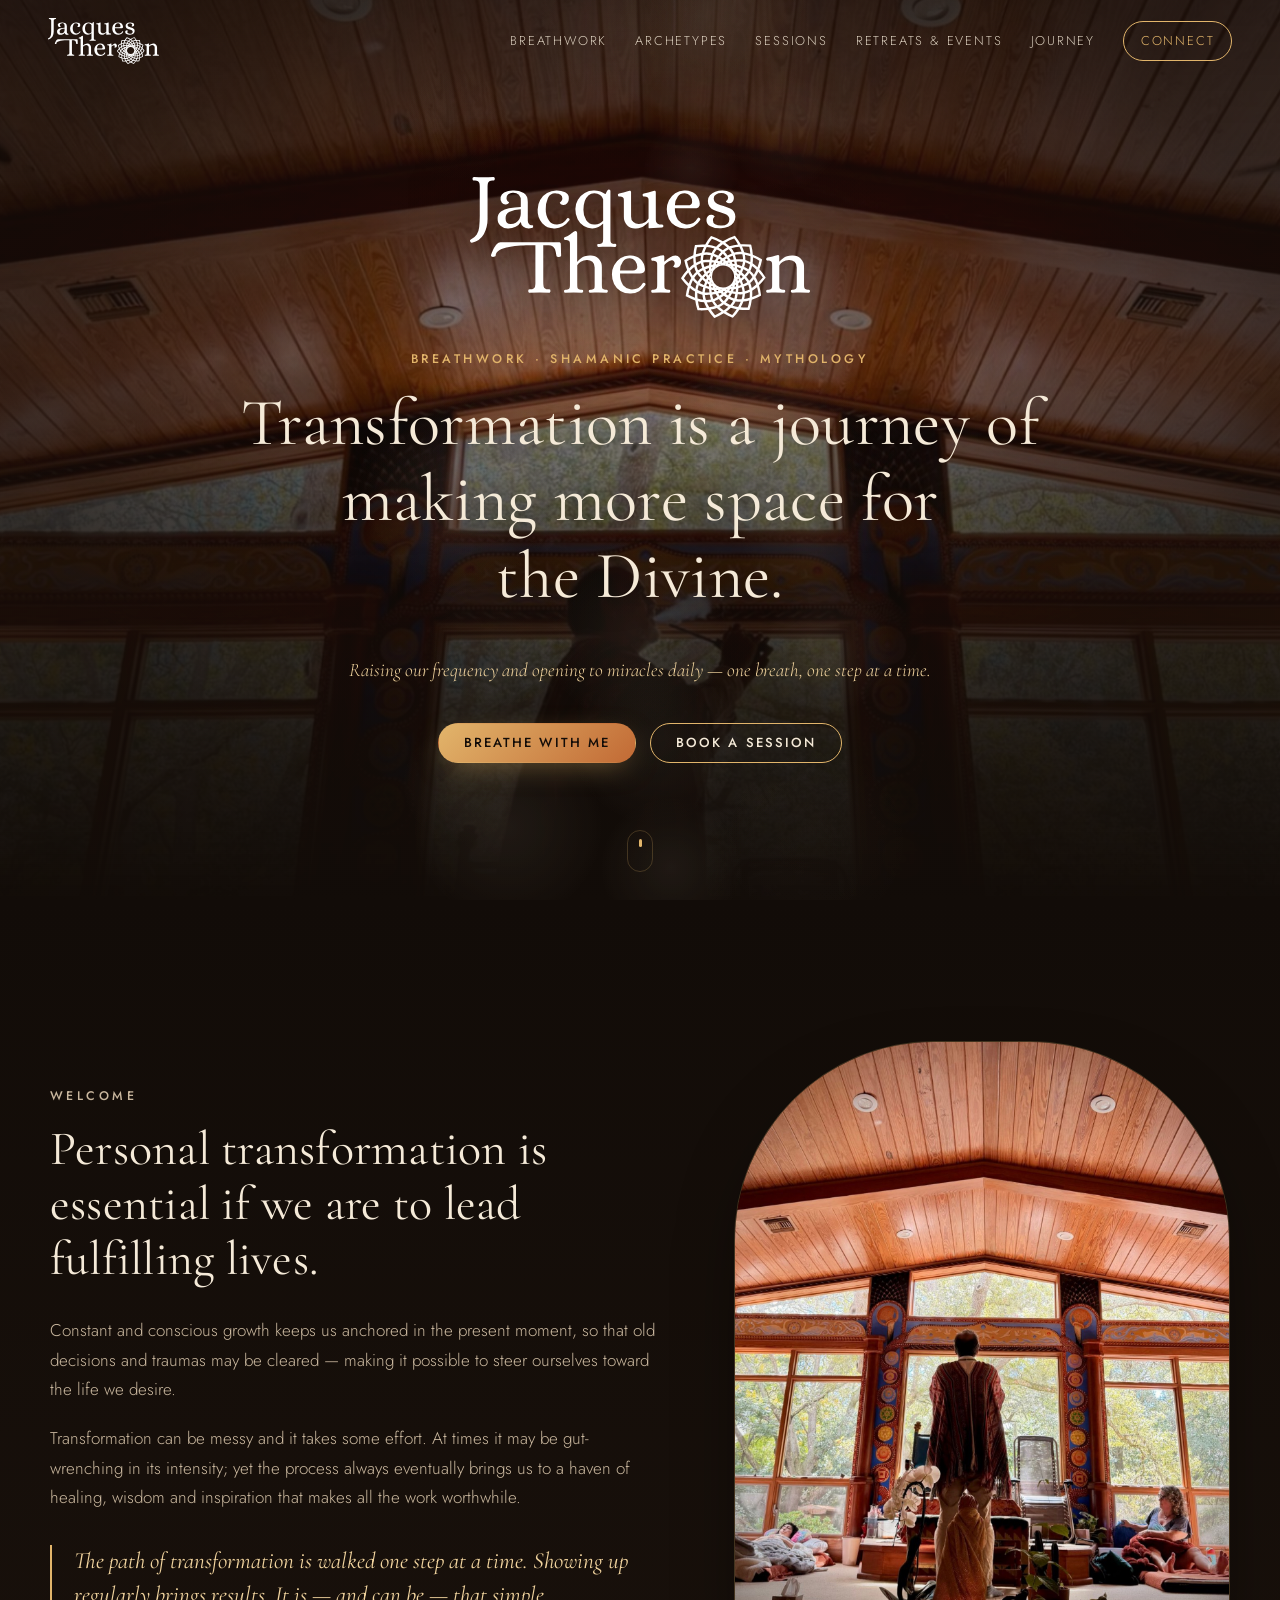
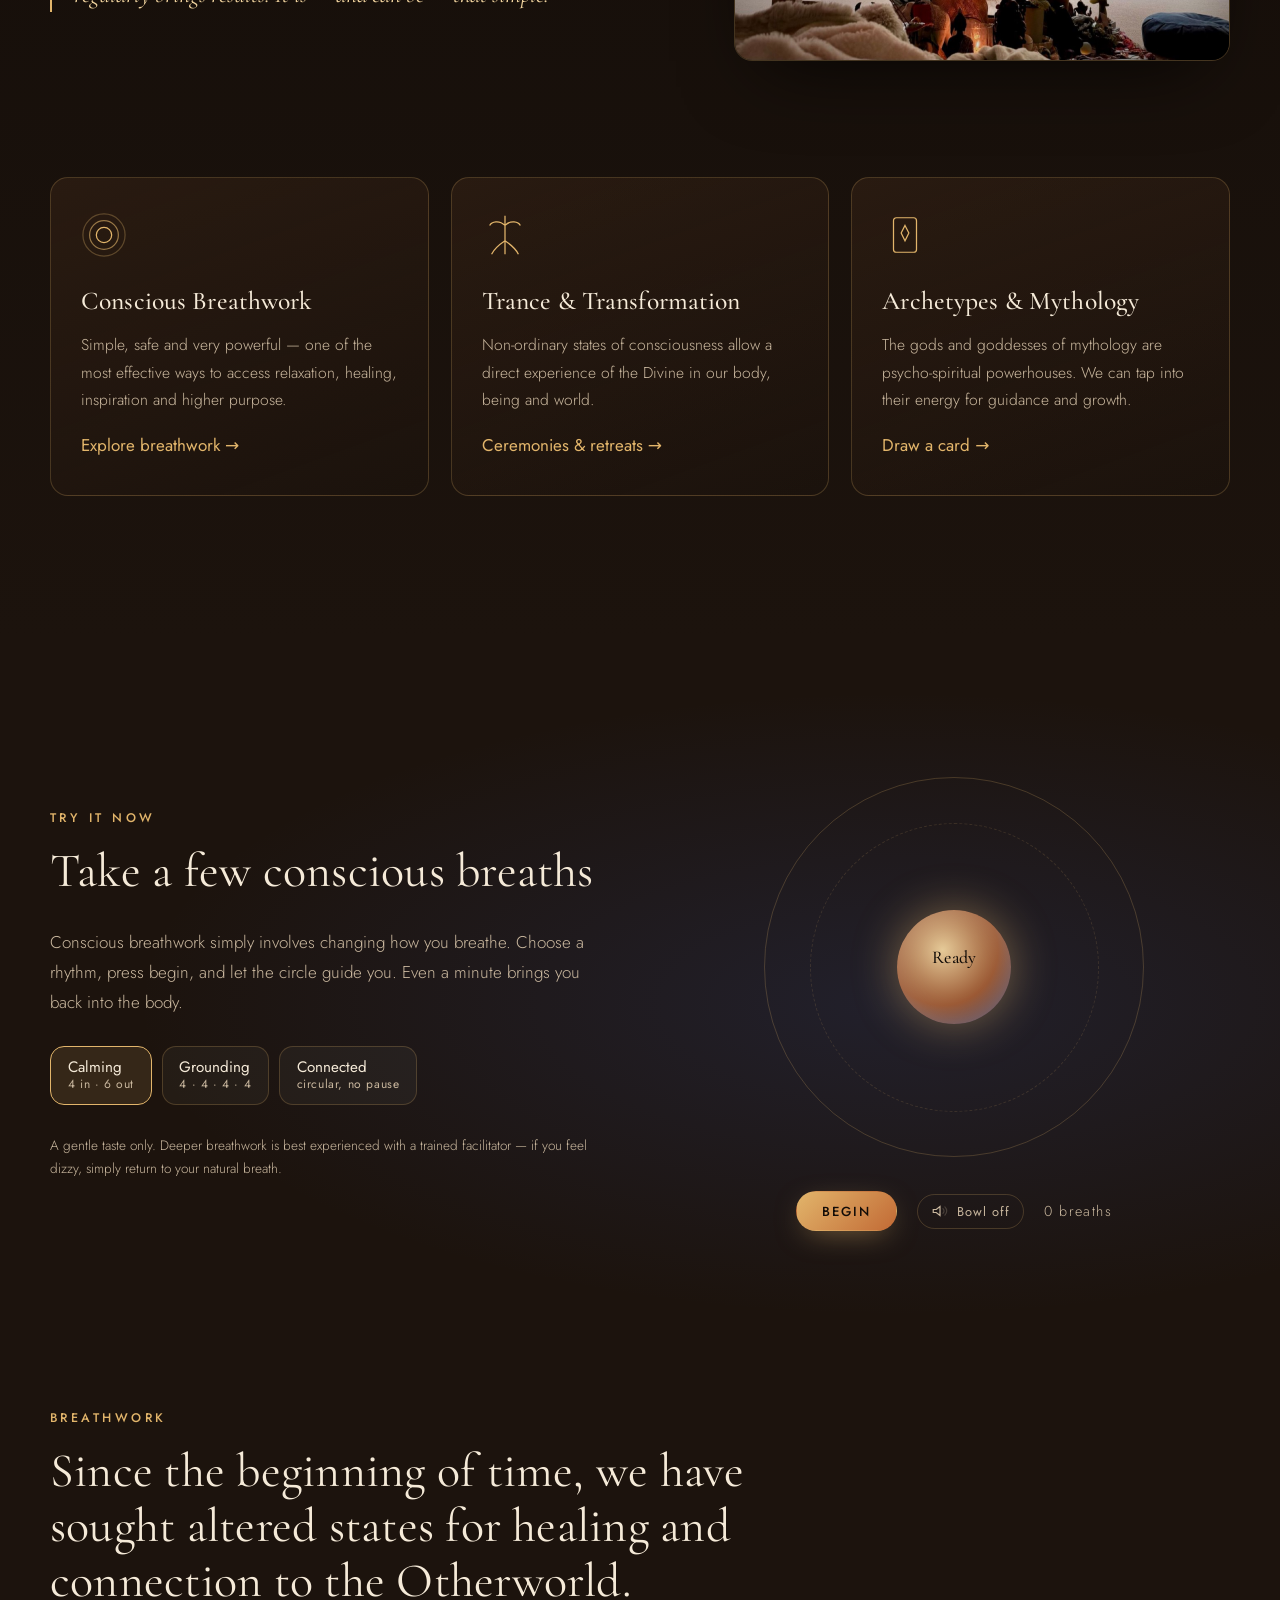
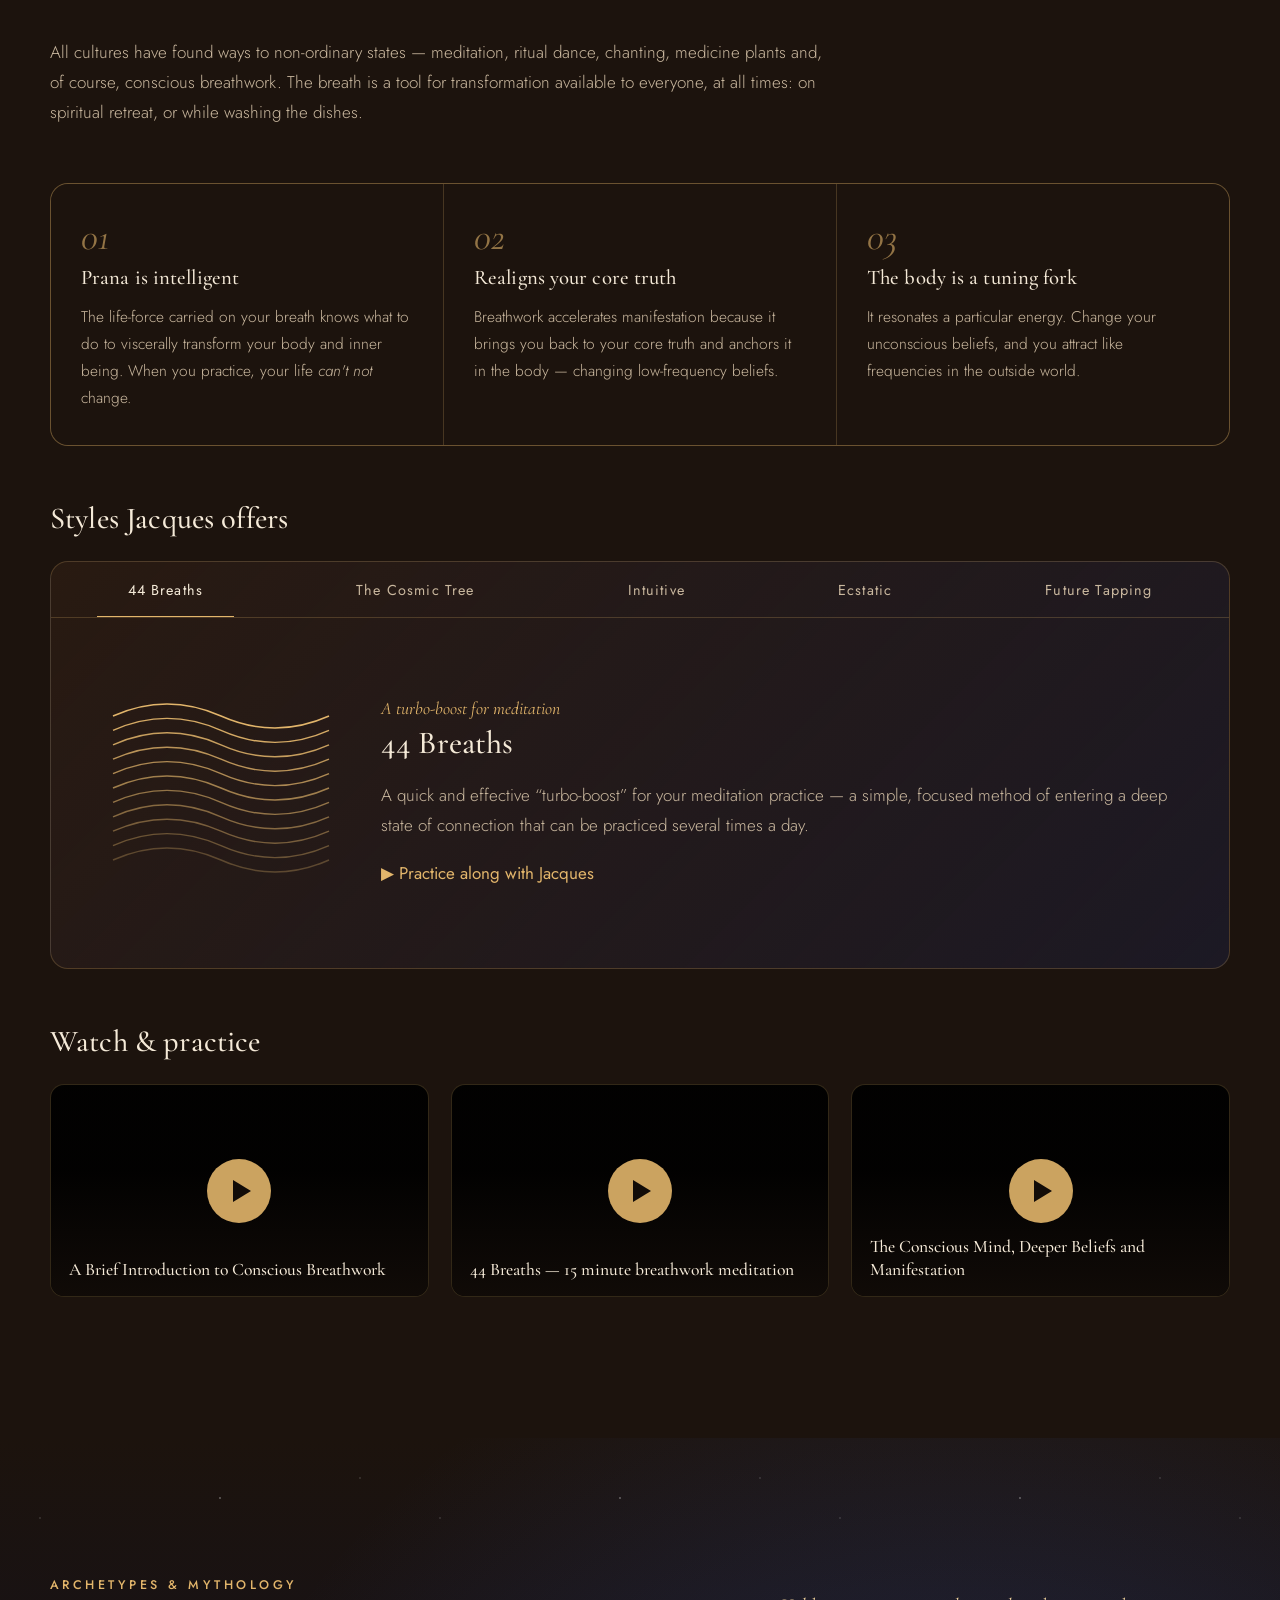
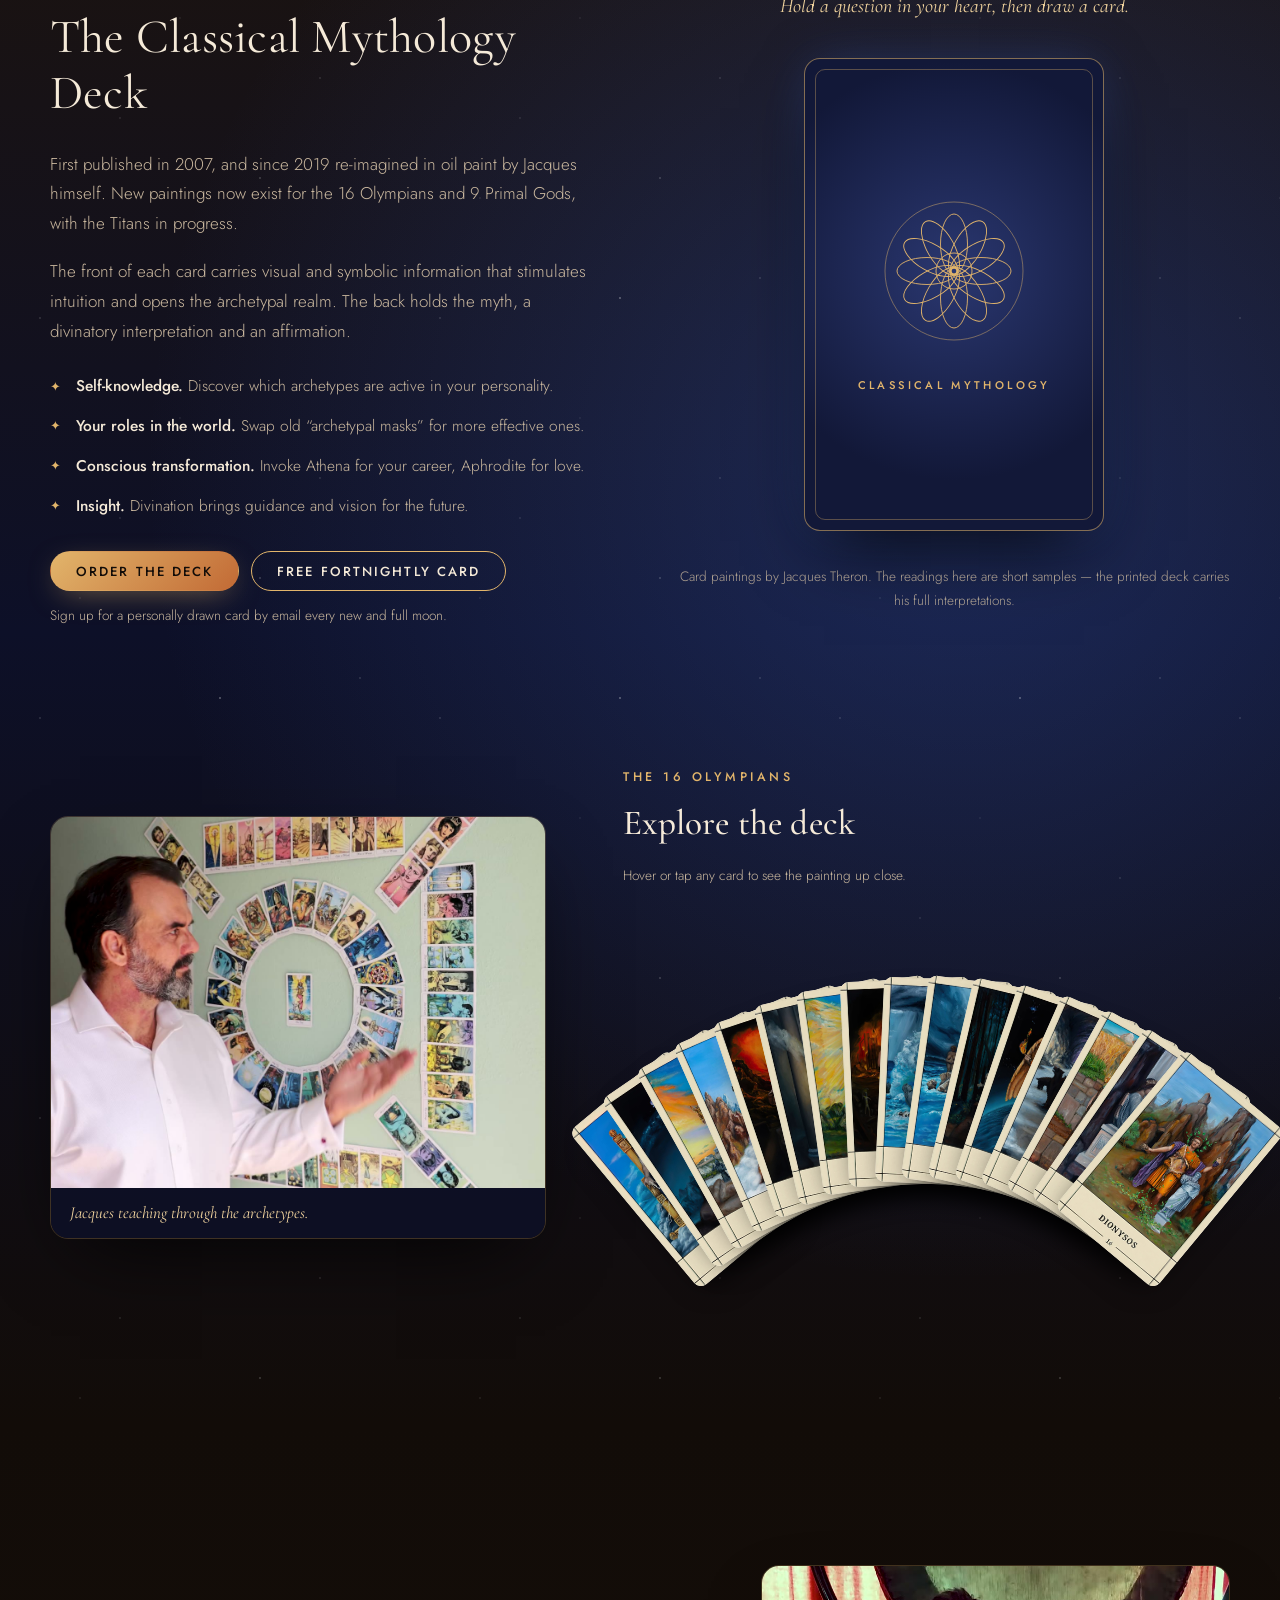
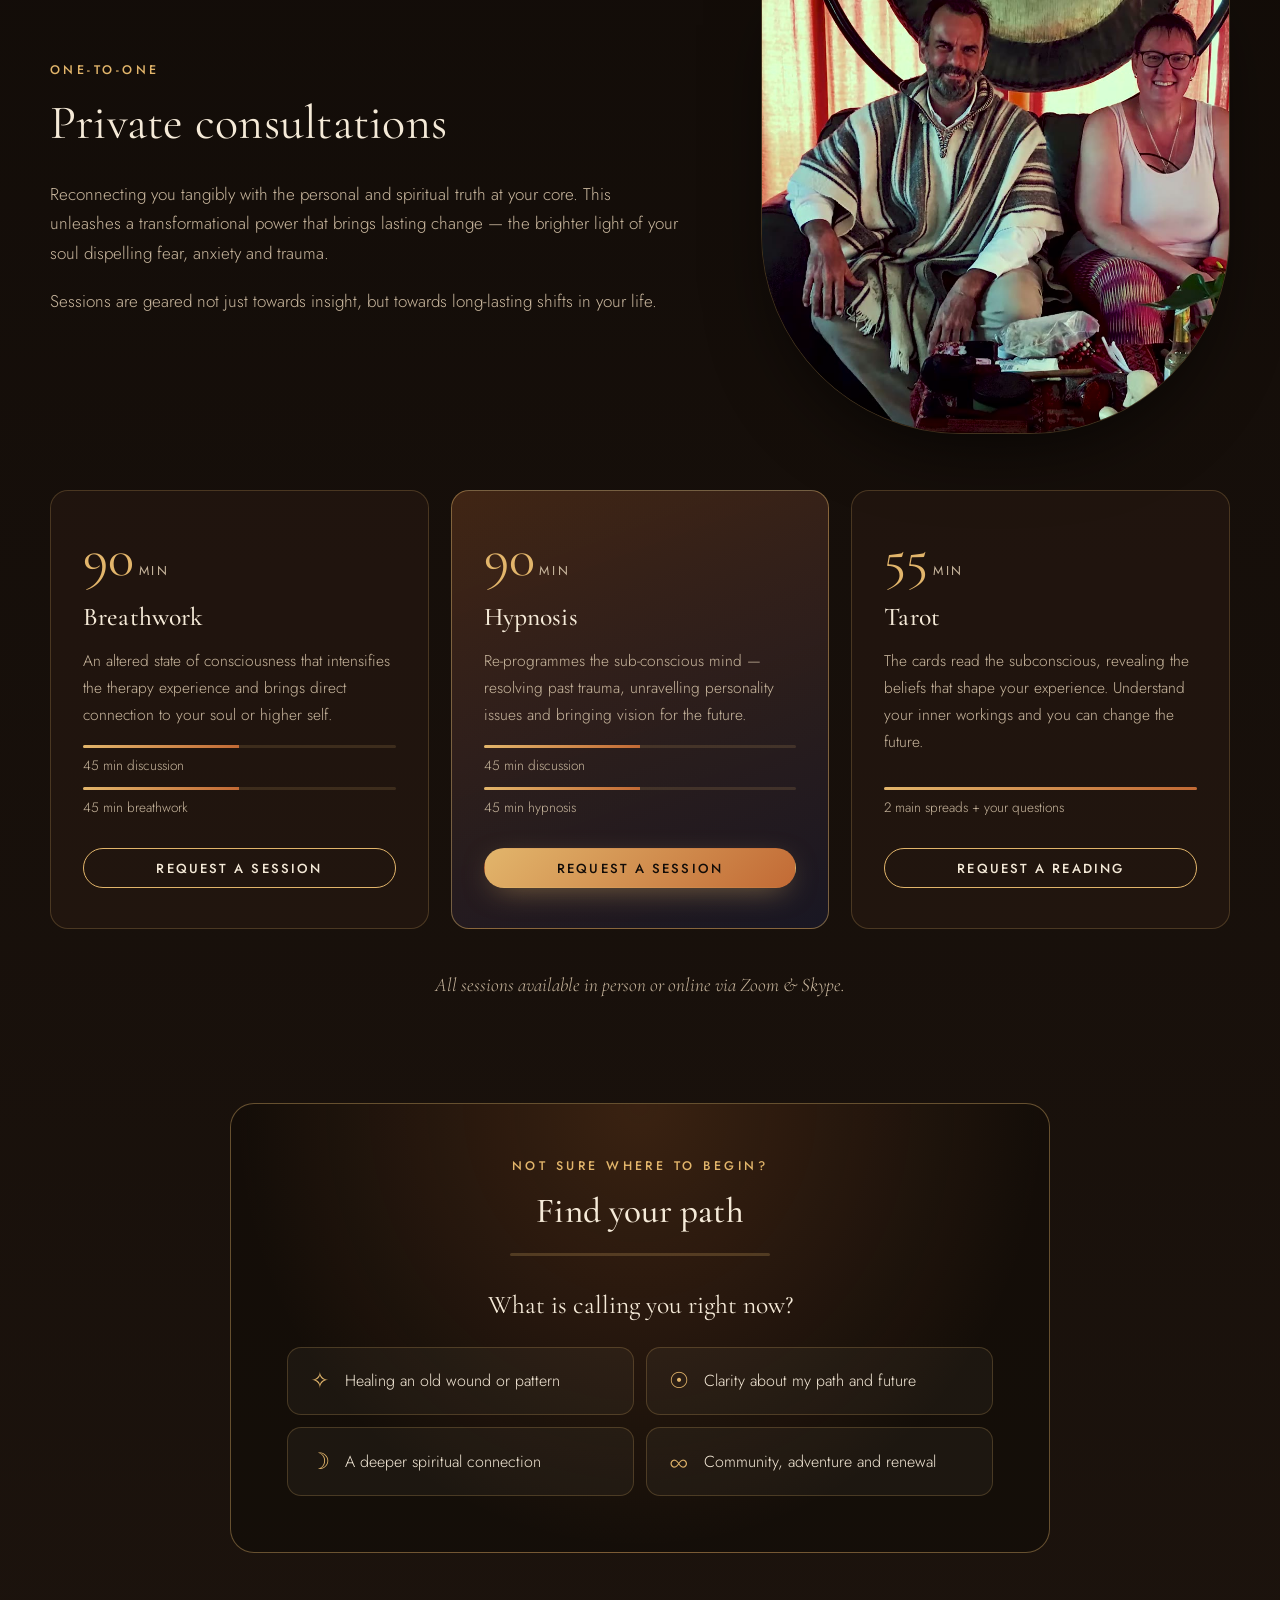
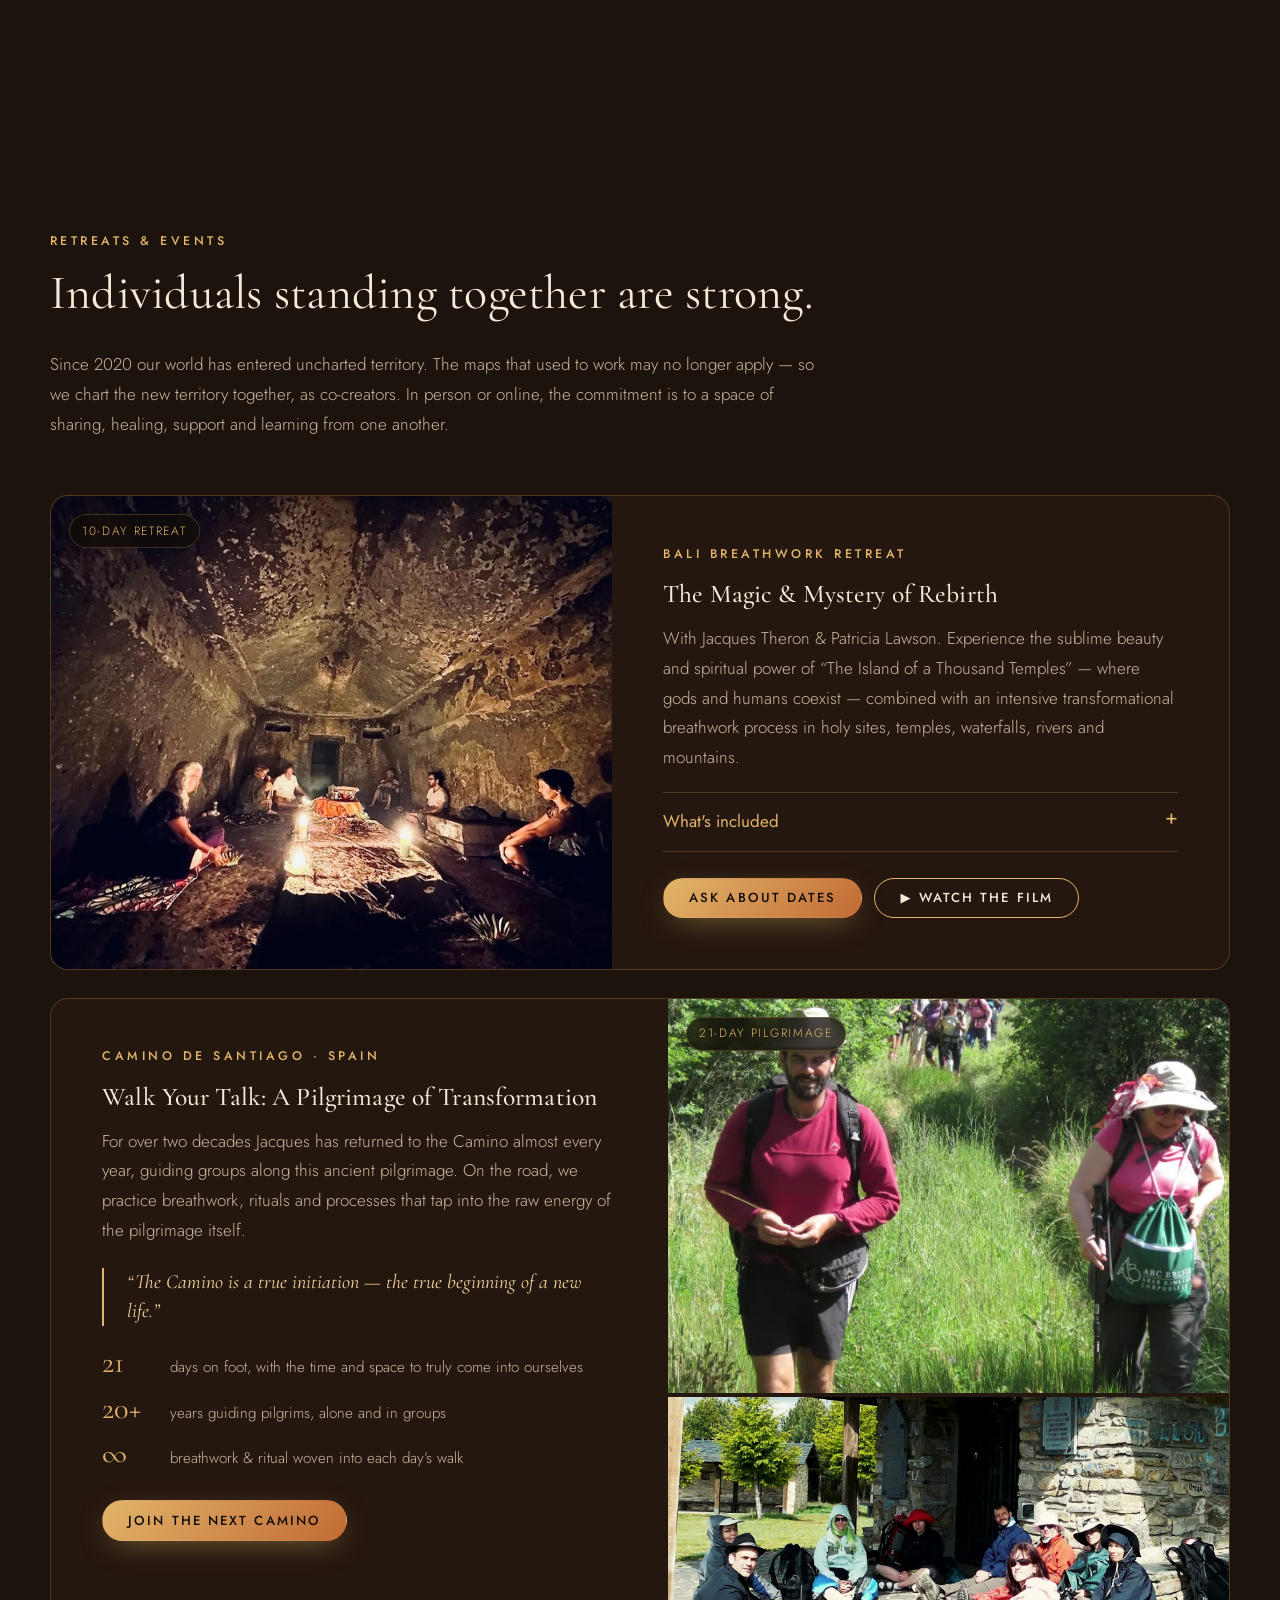
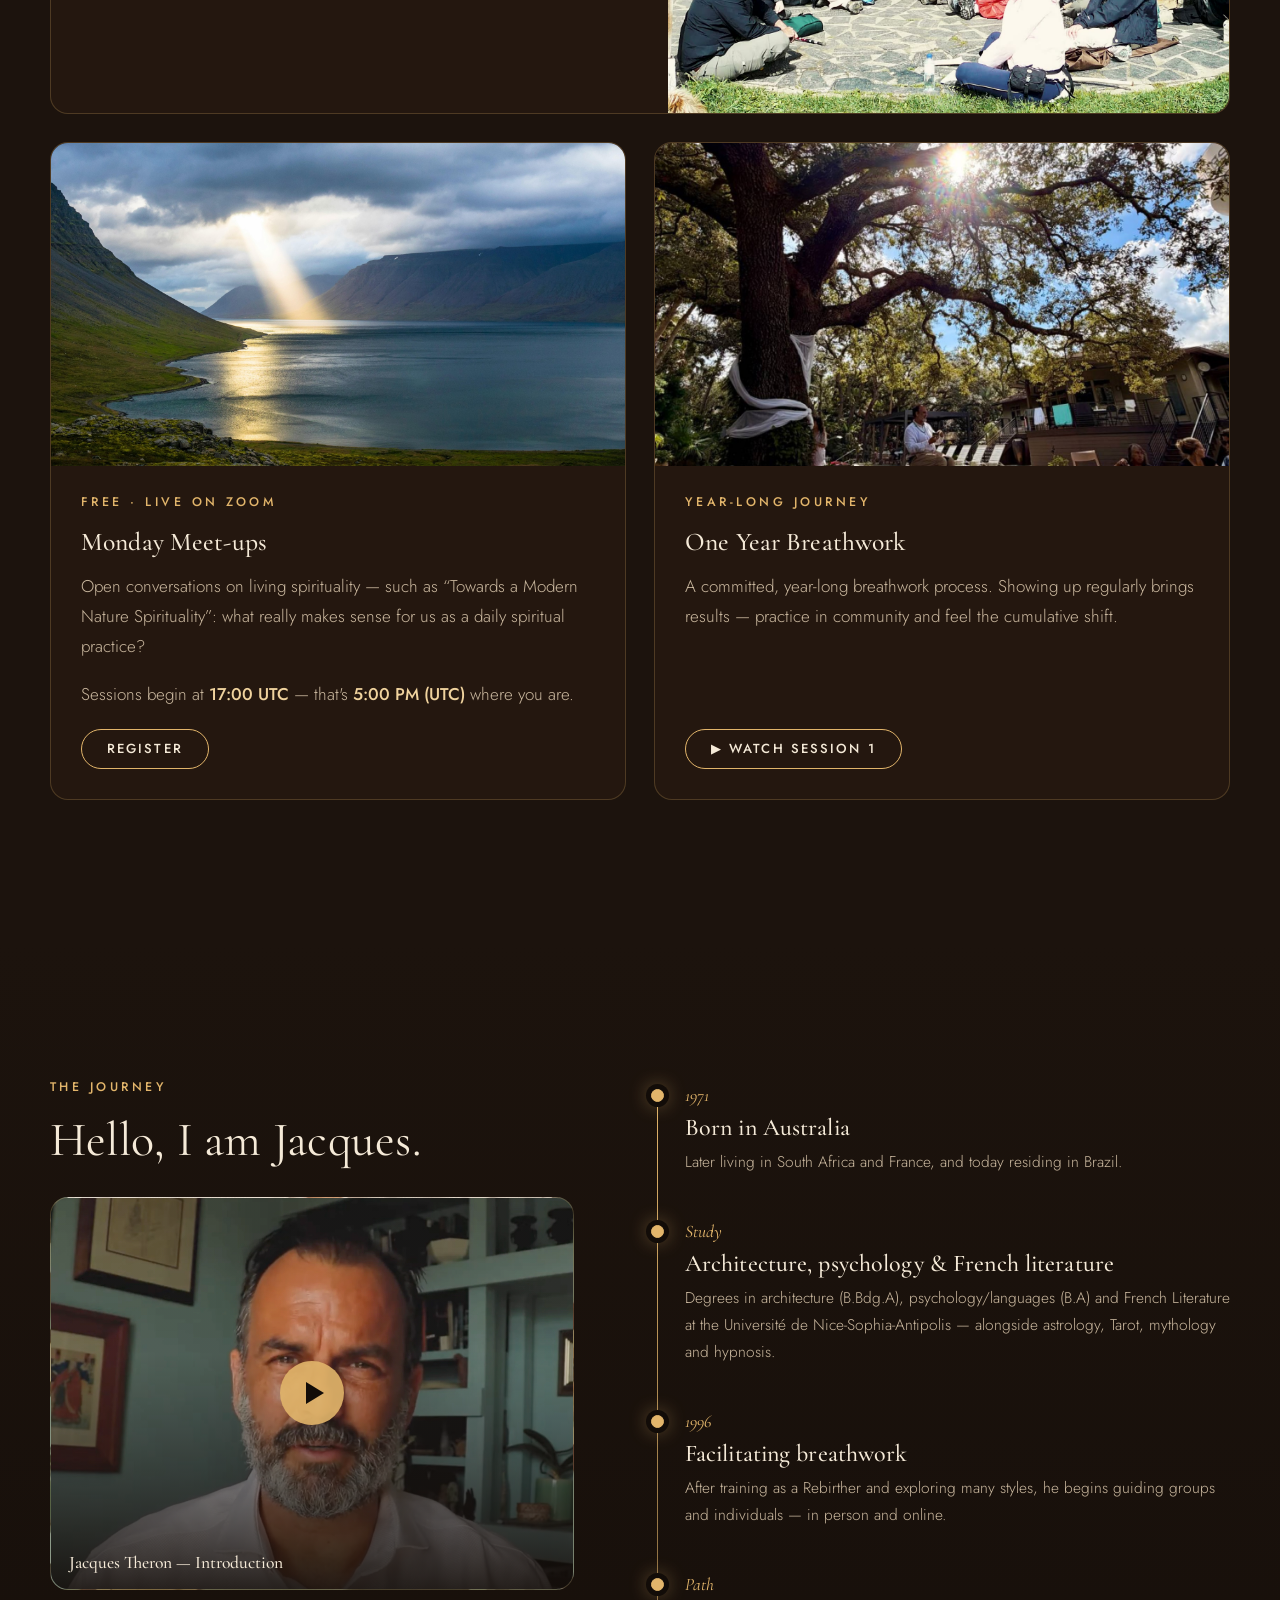
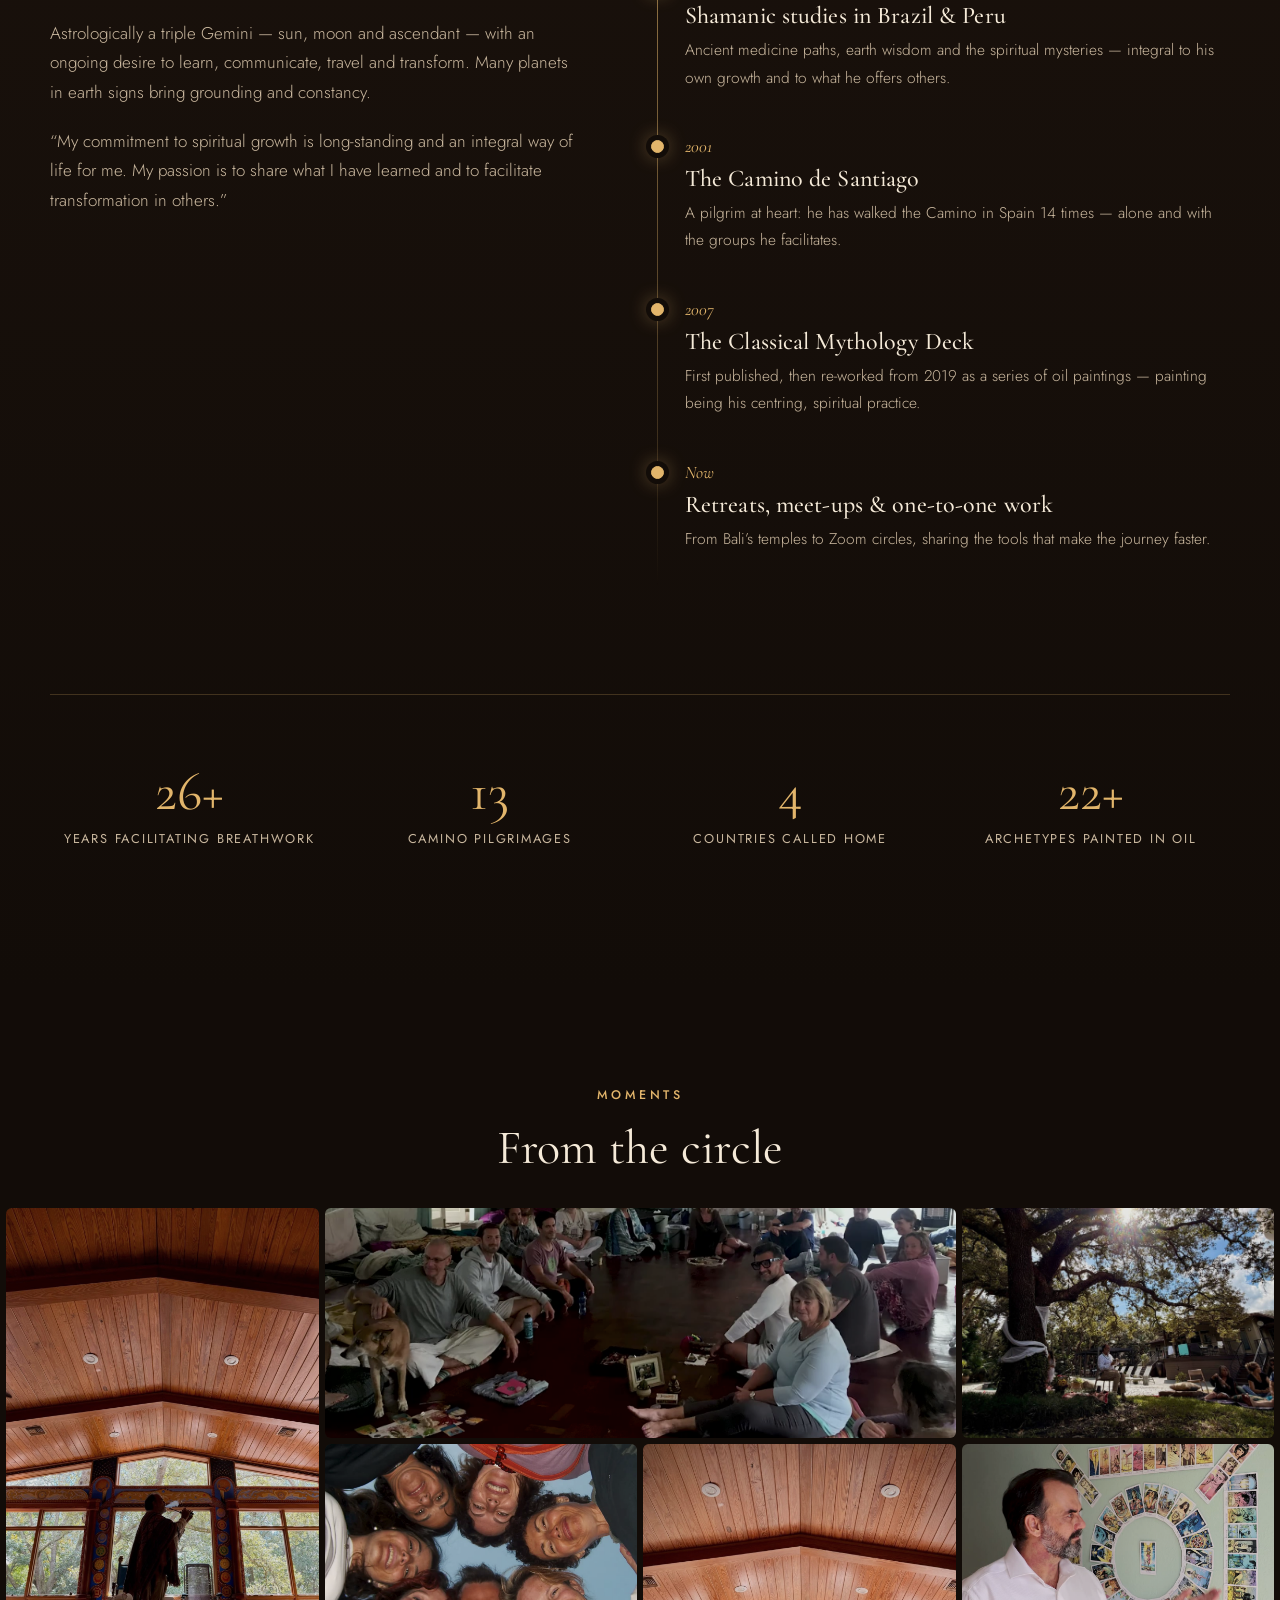
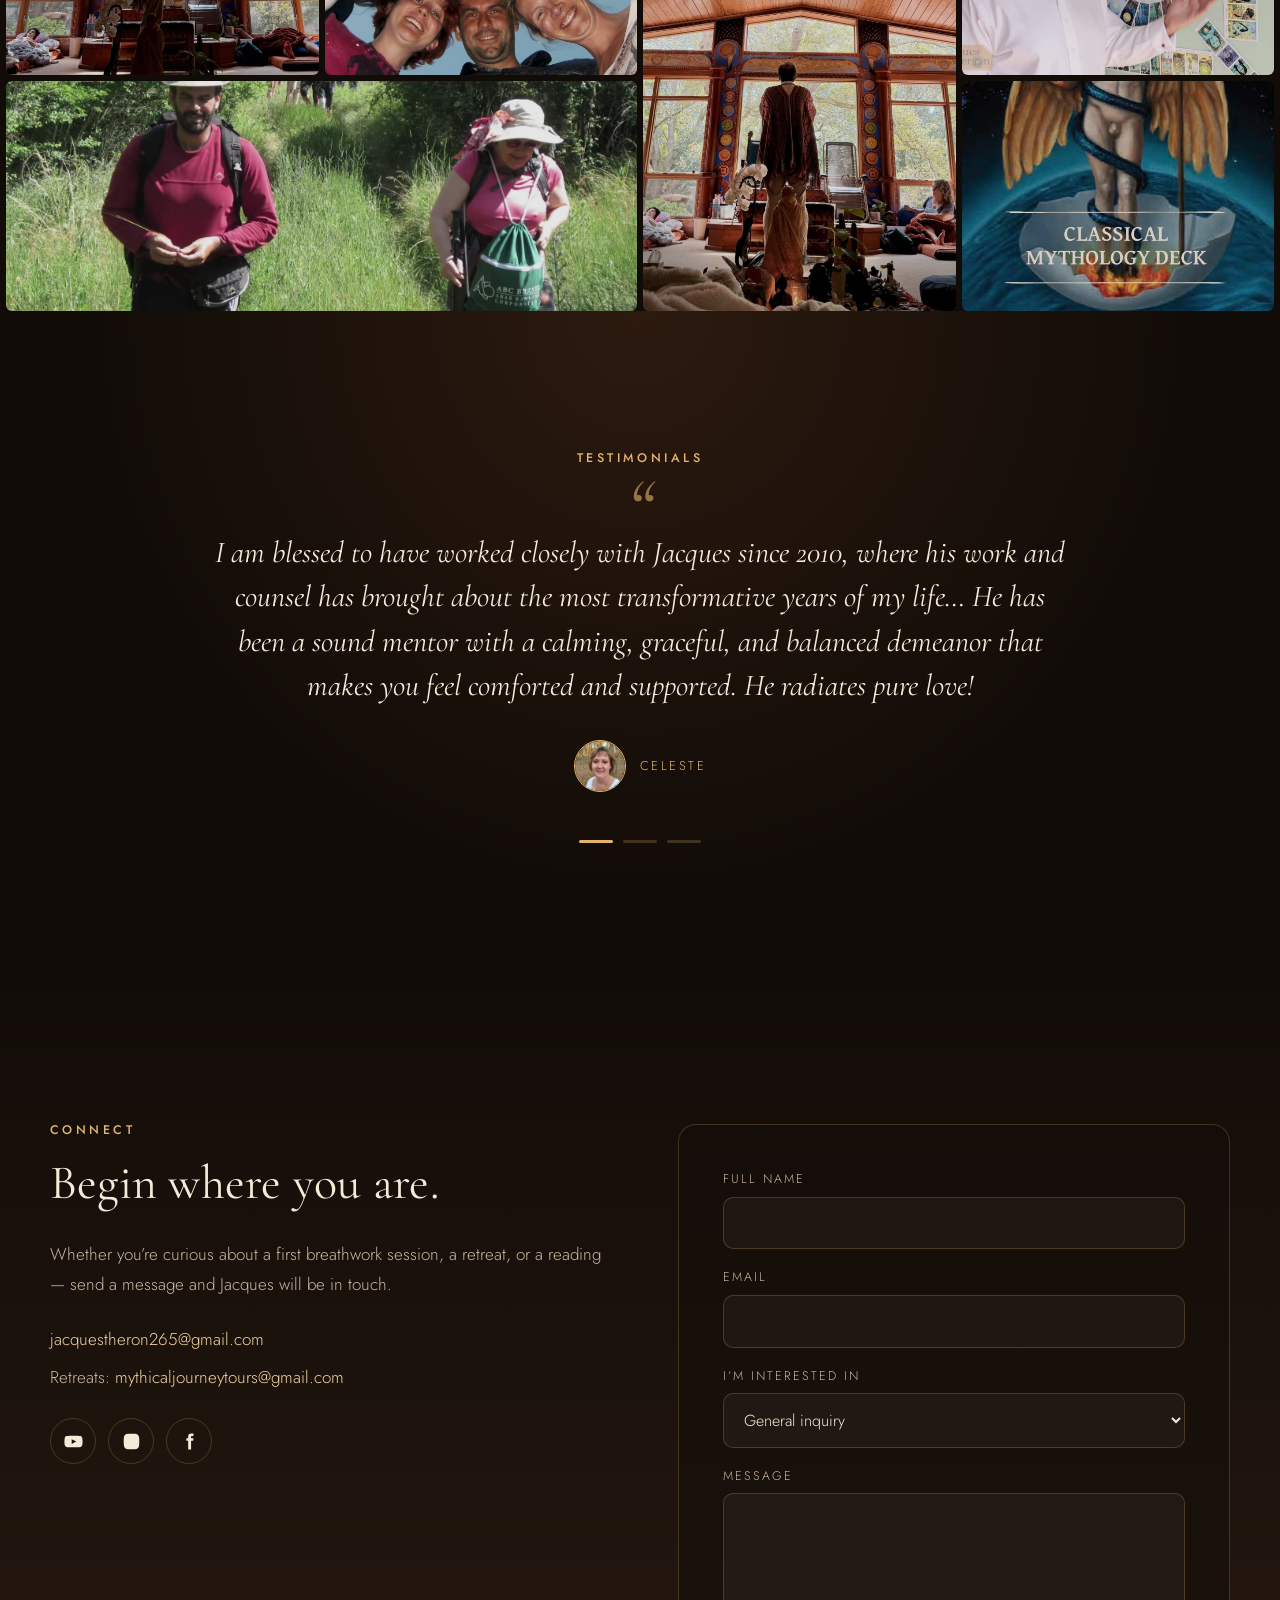
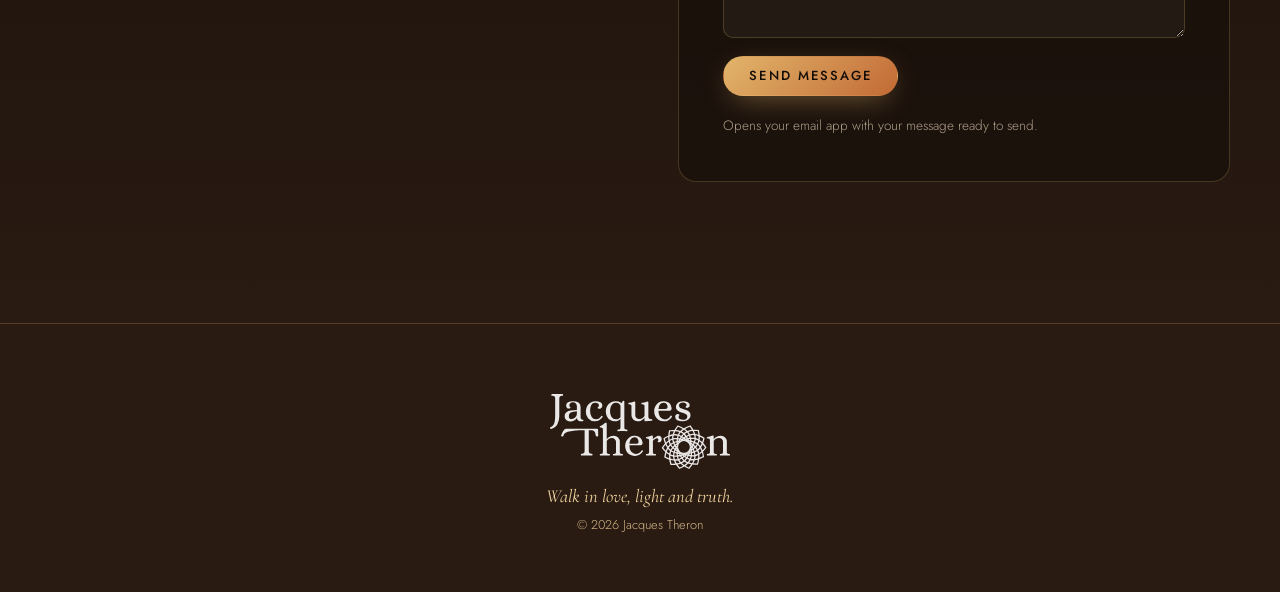
<file: index.html>
<!doctype html>
<html lang="en">
<head>
  <meta charset="utf-8">
  <meta name="viewport" content="width=device-width, initial-scale=1">
  <title>Jacques Theron — Breathwork, Shamanic Practice & Mythology</title>
  <meta name="description" content="Jacques Theron — conscious breathwork practitioner since 1996, shamanic guide, painter of the Classical Mythology Deck and Camino pilgrim. Sessions, retreats and live meet-ups, in person and online.">
  <link rel="icon" href="https://jacquestheron.com/img/favicon/favicon-32x32.png">
  <link rel="preconnect" href="https://fonts.googleapis.com">
  <link rel="preconnect" href="https://fonts.gstatic.com" crossorigin>
  <link href="https://fonts.googleapis.com/css2?family=Cormorant+Garamond:ital,wght@0,400;0,500;0,600;1,400;1,500&family=Jost:wght@300;400;500&display=swap" rel="stylesheet">
  <link rel="stylesheet" href="styles.css">
</head>
<body>
<div class="progress" aria-hidden="true"><span id="progressBar"></span></div>

<!-- ============ NAV ============ -->
<header class="nav" id="nav">
  <a href="#top" class="nav__logo" aria-label="Jacques Theron — home">
    <img src="img/jt-logo.svg" alt="Jacques Theron">
  </a>
  <button class="nav__toggle" id="navToggle" aria-label="Open menu" aria-expanded="false"><span></span><span></span></button>
  <nav class="nav__menu" id="navMenu">
    <a href="#breathwork">Breathwork</a>
    <a href="#archetypes">Archetypes</a>
    <a href="#sessions">Sessions</a>
    <a href="#gatherings">Retreats & Events</a>
    <a href="#journey">Journey</a>
    <a href="#contact" class="nav__cta">Connect</a>
  </nav>
</header>

<!-- ============ HERO ============ -->
<section class="hero" id="top">
  <div class="hero__bg" style="background-image:url('img/ceremony-smoke.jpg')"></div>
  <div class="hero__veil"></div>
  <canvas id="smoke" class="hero__smoke" aria-hidden="true"></canvas>
  <div class="hero__content">
    <img src="img/jt-logo.svg" alt="Jacques Theron" class="hero__logo reveal">
    <p class="eyebrow reveal">Breathwork · Shamanic Practice · Mythology</p>
    <h1 class="reveal">Transformation is a journey of making more space for the&nbsp;Divine.</h1>
    <p class="hero__lede reveal">Raising our frequency and opening to miracles daily — one breath, one step at a time.</p>
    <div class="hero__actions reveal">
      <a href="#breathe" class="btn btn--gold">Breathe with me</a>
      <a href="#sessions" class="btn btn--ghost">Book a session</a>
    </div>
  </div>
  <a href="#welcome" class="hero__scroll" aria-label="Scroll down"><span></span></a>
</section>

<!-- ============ WELCOME ============ -->
<section class="welcome section" id="welcome">
  <div class="container welcome__grid">
    <div class="welcome__text">
      <p class="eyebrow reveal">Welcome</p>
      <h2 class="reveal">Personal transformation is essential if we are to lead fulfilling lives.</h2>
      <p class="reveal">Constant and conscious growth keeps us anchored in the present moment, so that old decisions and traumas may be cleared — making it possible to steer ourselves toward the life we desire.</p>
      <p class="reveal">Transformation can be messy and it takes some effort. At times it may be gut-wrenching in its intensity; yet the process always eventually brings us to a haven of healing, wisdom and inspiration that makes all the work worthwhile.</p>
      <blockquote class="pull reveal">The path of transformation is walked one step at a time. Showing up regularly brings results. It is — and can be — that simple.</blockquote>
    </div>
    <figure class="welcome__photo reveal">
      <img src="img/ceremony-standing.jpg" alt="Jacques in ceremony, standing before the painted chakra temple windows" loading="lazy">
    </figure>
  </div>

  <div class="container pillars">
    <article class="pillar reveal">
      <div class="pillar__icon" aria-hidden="true">
        <svg viewBox="0 0 48 48"><circle cx="24" cy="24" r="8"/><circle cx="24" cy="24" r="15" opacity=".6"/><circle cx="24" cy="24" r="22" opacity=".3"/></svg>
      </div>
      <h3>Conscious Breathwork</h3>
      <p>Simple, safe and very powerful — one of the most effective ways to access relaxation, healing, inspiration and higher purpose.</p>
      <a href="#breathwork" class="link">Explore breathwork →</a>
    </article>
    <article class="pillar reveal">
      <div class="pillar__icon" aria-hidden="true">
        <svg viewBox="0 0 48 48"><path d="M24 4v40M24 14c-6-6-14-4-16 0M24 14c6-6 14-4 16 0M24 30c-6 4-12 10-14 14M24 30c6 4 12 10 14 14"/></svg>
      </div>
      <h3>Trance &amp; Transformation</h3>
      <p>Non-ordinary states of consciousness allow a direct experience of the Divine in our body, being and world.</p>
      <a href="#gatherings" class="link">Ceremonies &amp; retreats →</a>
    </article>
    <article class="pillar reveal">
      <div class="pillar__icon" aria-hidden="true">
        <svg viewBox="0 0 48 48"><rect x="12" y="6" width="24" height="36" rx="3"/><path d="M24 14l4 8-4 8-4-8z"/></svg>
      </div>
      <h3>Archetypes &amp; Mythology</h3>
      <p>The gods and goddesses of mythology are psycho-spiritual powerhouses. We can tap into their energy for guidance and growth.</p>
      <a href="#archetypes" class="link">Draw a card →</a>
    </article>
  </div>
</section>

<!-- ============ BREATH GUIDE (interactive) ============ -->
<section class="breathe section" id="breathe">
  <div class="container breathe__grid">
    <div class="breathe__intro">
      <p class="eyebrow reveal">Try it now</p>
      <h2 class="reveal">Take a few conscious breaths</h2>
      <p class="reveal">Conscious breathwork simply involves changing how you breathe. Choose a rhythm, press begin, and let the circle guide you. Even a minute brings you back into the body.</p>
      <div class="pattern-picker reveal" role="radiogroup" aria-label="Breathing rhythm">
        <button class="chip is-active" data-pattern="calm" role="radio" aria-checked="true">Calming <small>4 in · 6 out</small></button>
        <button class="chip" data-pattern="box" role="radio" aria-checked="false">Grounding <small>4 · 4 · 4 · 4</small></button>
        <button class="chip" data-pattern="connected" role="radio" aria-checked="false">Connected <small>circular, no pause</small></button>
      </div>
      <p class="fineprint reveal">A gentle taste only. Deeper breathwork is best experienced with a trained facilitator — if you feel dizzy, simply return to your natural breath.</p>
    </div>
    <div class="breathe__stage reveal">
      <div class="orb" id="orb">
        <div class="orb__ring orb__ring--1"></div>
        <div class="orb__ring orb__ring--2"></div>
        <div class="orb__core">
          <span class="orb__label" id="orbLabel">Ready</span>
          <span class="orb__count" id="orbCount"></span>
        </div>
      </div>
      <div class="breathe__controls">
        <button class="btn btn--gold" id="breathStart">Begin</button>
        <button class="sound-toggle" id="soundToggle" aria-pressed="false" title="Singing-bowl chime on each breath">
          <svg viewBox="0 0 24 24" aria-hidden="true"><path d="M3 10h4l5-4v12l-5-4H3z"/><path class="sound-toggle__waves" d="M16 9a4 4 0 0 1 0 6M18.5 6.5a7.5 7.5 0 0 1 0 11"/></svg>
          <span id="soundLabel">Bowl off</span>
        </button>
        <span class="breathe__cycles" id="breathCycles">0 breaths</span>
      </div>
    </div>
  </div>
</section>

<!-- ============ BREATHWORK ============ -->
<section class="breathwork section" id="breathwork">
  <div class="container">
    <div class="section-head">
      <p class="eyebrow reveal">Breathwork</p>
      <h2 class="reveal">Since the beginning of time, we have sought altered states for healing and connection to the Otherworld.</h2>
      <p class="reveal">All cultures have found ways to non-ordinary states — meditation, ritual dance, chanting, medicine plants and, of course, conscious breathwork. The breath is a tool for transformation available to everyone, at all times: on spiritual retreat, or while washing the dishes.</p>
    </div>

    <div class="manifest reveal">
      <div class="manifest__item"><span class="manifest__num">01</span><h4>Prana is intelligent</h4><p>The life-force carried on your breath knows what to do to viscerally transform your body and inner being. When you practice, your life <em>can't not</em> change.</p></div>
      <div class="manifest__item"><span class="manifest__num">02</span><h4>Realigns your core truth</h4><p>Breathwork accelerates manifestation because it brings you back to your core truth and anchors it in the body — changing low-frequency beliefs.</p></div>
      <div class="manifest__item"><span class="manifest__num">03</span><h4>The body is a tuning fork</h4><p>It resonates a particular energy. Change your unconscious beliefs, and you attract like frequencies in the outside world.</p></div>
    </div>

    <h3 class="sub reveal">Styles Jacques offers</h3>
    <div class="styles reveal">
      <div class="styles__tabs" role="tablist" aria-label="Breathwork styles">
        <button role="tab" aria-selected="true" data-style="0">44 Breaths</button>
        <button role="tab" aria-selected="false" data-style="1">The Cosmic Tree</button>
        <button role="tab" aria-selected="false" data-style="2">Intuitive</button>
        <button role="tab" aria-selected="false" data-style="3">Ecstatic</button>
        <button role="tab" aria-selected="false" data-style="4">Future Tapping</button>
      </div>
      <div class="styles__panel" id="stylePanel" role="tabpanel" aria-live="polite">
        <div class="styles__art" id="styleArt"></div>
        <div class="styles__body">
          <p class="styles__tag" id="styleTag"></p>
          <h4 id="styleTitle"></h4>
          <p id="styleText"></p>
          <a id="styleLink" class="link" href="#" hidden></a>
        </div>
      </div>
    </div>

    <div class="videos">
      <h3 class="sub reveal">Watch &amp; practice</h3>
      <div class="videos__grid">
        <div class="yt reveal" data-id="uwNEwVc65k0" data-title="A Brief Introduction to Conscious Breathwork"></div>
        <div class="yt reveal" data-id="Gy1TEpTMGig" data-title="44 Breaths — 15 minute breathwork meditation"></div>
        <div class="yt reveal" data-id="xCPCZFAm_PM" data-title="The Conscious Mind, Deeper Beliefs and Manifestation"></div>
      </div>
    </div>
  </div>
</section>

<!-- ============ ARCHETYPES / ORACLE ============ -->
<section class="archetypes section" id="archetypes">
  <div class="stars" aria-hidden="true"></div>
  <div class="container archetypes__grid">
    <div class="archetypes__text">
      <p class="eyebrow reveal">Archetypes &amp; Mythology</p>
      <h2 class="reveal">The Classical Mythology Deck</h2>
      <p class="reveal">First published in 2007, and since 2019 re-imagined in oil paint by Jacques himself. New paintings now exist for the 16 Olympians and 9 Primal Gods, with the Titans in progress.</p>
      <p class="reveal">The front of each card carries visual and symbolic information that stimulates intuition and opens the archetypal realm. The back holds the myth, a divinatory interpretation and an affirmation.</p>
      <ul class="uses reveal">
        <li><strong>Self-knowledge.</strong> Discover which archetypes are active in your personality.</li>
        <li><strong>Your roles in the world.</strong> Swap old “archetypal masks” for more effective ones.</li>
        <li><strong>Conscious transformation.</strong> Invoke Athena for your career, Aphrodite for love.</li>
        <li><strong>Insight.</strong> Divination brings guidance and vision for the future.</li>
      </ul>
      <div class="archetypes__actions reveal">
        <a class="btn btn--gold" href="https://www.spiralcircle.com/products/classical-mythology-deck" target="_blank" rel="noopener">Order the deck</a>
        <a class="btn btn--ghost" href="#contact" data-subject="Free fortnightly Mythology card">Free fortnightly card</a>
      </div>
      <p class="fineprint reveal">Sign up for a personally drawn card by email every new and full moon.</p>
    </div>

    <div class="oracle reveal">
      <p class="oracle__prompt" id="oraclePrompt">Hold a question in your heart, then draw a card.</p>
      <div class="deck" id="deck">
        <button class="card" id="oracleCard" aria-label="Draw a card">
          <div class="card__inner">
            <div class="card__back"><div class="card__mandala" id="cardMandala"></div><span>Classical Mythology</span></div>
            <div class="card__front"><img id="cardImg" src="img/cards/card-05-hephaistos.jpg" alt=""></div>
          </div>
        </button>
      </div>
      <div class="reading" id="reading" hidden>
        <h4 class="reading__name" id="readingName"></h4>
        <p class="reading__keys" id="readingKeys"></p>
        <p class="reading__text" id="readingText"></p>
        <p class="reading__aff" id="readingAff"></p>
        <button class="btn btn--gold draw-again" id="drawAgain"><span class="draw-again__icon" aria-hidden="true">↻</span> Draw another card</button>
      </div>
      <p class="fineprint center">Card paintings by Jacques Theron. The readings here are short samples — the printed deck carries his full interpretations.</p>
    </div>
  </div>

  <!-- Deck explorer -->
  <div class="container explorer">
    <figure class="explorer__photo reveal">
      <img src="img/yt-card-wall.jpg" alt="Jacques teaching beside a mandala of cards on the wall" loading="lazy">
      <figcaption>Jacques teaching through the archetypes.</figcaption>
    </figure>
    <div class="explorer__deck">
      <p class="eyebrow reveal">The 16 Olympians</p>
      <h3 class="reveal">Explore the deck</h3>
      <p class="fineprint reveal">Hover or tap any card to see the painting up close.</p>
      <div class="fan reveal" id="fan" aria-label="Classical Mythology Deck cards"></div>
    </div>
  </div>
</section>

<!-- ============ SESSIONS ============ -->
<section class="sessions section" id="sessions">
  <div class="container">
    <div class="sessions__intro">
      <div>
        <p class="eyebrow reveal">One-to-one</p>
        <h2 class="reveal">Private consultations</h2>
        <p class="reveal">Reconnecting you tangibly with the personal and spiritual truth at your core. This unleashes a transformational power that brings lasting change — the brighter light of your soul dispelling fear, anxiety and trauma.</p>
        <p class="reveal">Sessions are geared not just towards insight, but towards long-lasting shifts in your life.</p>
      </div>
      <figure class="sessions__photo reveal">
        <img src="img/yt-session-poncho.jpg" alt="Jacques in a poncho with a client after a session" loading="lazy">
      </figure>
    </div>
    <div class="offerings">
      <article class="offer reveal">
        <div class="offer__time"><span>90</span>min</div>
        <h3>Breathwork</h3>
        <p>An altered state of consciousness that intensifies the therapy experience and brings direct connection to your soul or higher self.</p>
        <ol class="offer__split"><li><span style="--w:50%"></span>45 min discussion</li><li><span style="--w:50%"></span>45 min breathwork</li></ol>
        <a href="#contact" class="btn btn--ghost" data-subject="Breathwork session">Request a session</a>
      </article>
      <article class="offer offer--feature reveal">
        <div class="offer__time"><span>90</span>min</div>
        <h3>Hypnosis</h3>
        <p>Re-programmes the sub-conscious mind — resolving past trauma, unravelling personality issues and bringing vision for the future.</p>
        <ol class="offer__split"><li><span style="--w:50%"></span>45 min discussion</li><li><span style="--w:50%"></span>45 min hypnosis</li></ol>
        <a href="#contact" class="btn btn--gold" data-subject="Hypnosis session">Request a session</a>
      </article>
      <article class="offer reveal">
        <div class="offer__time"><span>55</span>min</div>
        <h3>Tarot</h3>
        <p>The cards read the subconscious, revealing the beliefs that shape your experience. Understand your inner workings and you can change the future.</p>
        <ol class="offer__split"><li><span style="--w:100%"></span>2 main spreads + your questions</li></ol>
        <a href="#contact" class="btn btn--ghost" data-subject="Tarot reading">Request a reading</a>
      </article>
    </div>
    <p class="center note reveal">All sessions available in person or online via Zoom &amp; Skype.</p>

    <!-- Path finder quiz -->
    <div class="quiz reveal" id="quiz">
      <div class="quiz__head">
        <p class="eyebrow">Not sure where to begin?</p>
        <h3>Find your path</h3>
        <div class="quiz__progress" aria-hidden="true"><span id="quizBar"></span></div>
      </div>
      <div class="quiz__stage" id="quizStage" aria-live="polite"></div>
    </div>
  </div>
</section>

<!-- ============ GATHERINGS ============ -->
<section class="gatherings section" id="gatherings">
  <div class="container">
    <div class="section-head">
      <p class="eyebrow reveal">Retreats &amp; Events</p>
      <h2 class="reveal">Individuals standing together are strong.</h2>
      <p class="reveal">Since 2020 our world has entered uncharted territory. The maps that used to work may no longer apply — so we chart the new territory together, as co-creators. In person or online, the commitment is to a space of sharing, healing, support and learning from one another.</p>
    </div>

    <article class="retreat reveal">
      <div class="retreat__media"><img src="img/bali.jpg" alt="Balinese temple" loading="lazy"><span class="badge">10-day retreat</span></div>
      <div class="retreat__body">
        <p class="eyebrow">Bali Breathwork Retreat</p>
        <h3>The Magic &amp; Mystery of Rebirth</h3>
        <p>With Jacques Theron &amp; Patricia Lawson. Experience the sublime beauty and spiritual power of “The Island of a Thousand Temples” — where gods and humans coexist — combined with an intensive transformational breathwork process in holy sites, temples, waterfalls, rivers and mountains.</p>
        <details class="more">
          <summary>What's included</summary>
          <ul>
            <li>Practices in local temples, blessings from priests, water purification rituals</li>
            <li>Rebirthing, Water Breathing, Holotropic &amp; Ecstatic breathwork</li>
            <li>Learning to make “Canang” offerings, and traditional temple dances from the Ramayana</li>
            <li>A process through the “Nine Sacred Directions” and the Trimurti</li>
            <li>Shared accommodation at Balitri Villa, Sukawati · two vegetarian Balinese meals a day</li>
            <li>Transport, temple access, dance performances &amp; snorkelling on the east coast</li>
            <li>Hours count towards Jacques’ <strong>Breathwork Practitioner certification</strong></li>
          </ul>
          <p class="fineprint">From $3,400, excluding airfare. Payment options available — ask about upcoming dates.</p>
        </details>
        <div class="retreat__actions">
          <a href="#contact" class="btn btn--gold" data-subject="Bali Breathwork Retreat">Ask about dates</a>
          <button class="btn btn--ghost js-play" data-id="1_Xrg8gH51I" data-title="Bali: A Sacred Paradise">▶ Watch the film</button>
        </div>
      </div>
    </article>

    <article class="retreat retreat--camino reveal" id="camino">
      <div class="retreat__media retreat__media--duo">
        <img src="img/yt-camino-walk.jpg" alt="Jacques walking the Camino de Santiago with a pilgrim group" loading="lazy">
        <img src="img/yt-camino-group.jpg" alt="Pilgrims resting together outside a stone chapel on the Camino" loading="lazy">
        <span class="badge">21-day pilgrimage</span>
      </div>
      <div class="retreat__body">
        <p class="eyebrow">Camino de Santiago · Spain</p>
        <h3>Walk Your Talk: A Pilgrimage of Transformation</h3>
        <p>For over two decades Jacques has returned to the Camino almost every year, guiding groups along this ancient pilgrimage. On the road, we practice breathwork, rituals and processes that tap into the raw energy of the pilgrimage itself.</p>
        <blockquote class="pull pull--sm">“The Camino is a true initiation — the true beginning of a new life.”</blockquote>
        <ul class="camino-steps">
          <li><span>21</span>days on foot, with the time and space to truly come into ourselves</li>
          <li><span>20+</span>years guiding pilgrims, alone and in groups</li>
          <li><span>∞</span>breathwork &amp; ritual woven into each day’s walk</li>
        </ul>
        <div class="retreat__actions">
          <a href="#contact" class="btn btn--gold" data-subject="Camino de Santiago pilgrimage">Join the next Camino</a>
        </div>
      </div>
    </article>

    <div class="events">
      <article class="event reveal">
        <div class="event__img"><img src="img/nature_spirit.jpg" alt="Light breaking through clouds over a fjord" loading="lazy"></div>
        <div class="event__body">
          <p class="eyebrow">Free · Live on Zoom</p>
          <h3>Monday Meet-ups</h3>
          <p>Open conversations on living spirituality — such as “Towards a Modern Nature Spirituality”: what really makes sense for us as a daily spiritual practice?</p>
          <p class="tz">Sessions begin at <strong>17:00 UTC</strong> — that's <strong id="localTime">…</strong> where you are.</p>
          <a class="btn btn--ghost" href="https://us02web.zoom.us/meeting/register/4YOQmslURr6N4Cp93R0_Fg" target="_blank" rel="noopener">Register</a>
        </div>
      </article>
      <article class="event reveal">
        <div class="event__img"><img src="img/oak-circle.jpg" alt="A circle gathered beneath a great oak tree" loading="lazy"></div>
        <div class="event__body">
          <p class="eyebrow">Year-long journey</p>
          <h3>One Year Breathwork</h3>
          <p>A committed, year-long breathwork process. Showing up regularly brings results — practice in community and feel the cumulative shift.</p>
          <button class="btn btn--ghost js-play" data-id="_mnCyD7233s" data-title="One Year Breathwork — Session 1">▶ Watch session 1</button>
        </div>
      </article>
    </div>
  </div>
</section>

<!-- ============ JOURNEY ============ -->
<section class="journey section" id="journey">
  <div class="container journey__grid">
    <div class="journey__intro">
      <p class="eyebrow reveal">The Journey</p>
      <h2 class="reveal">Hello, I am Jacques.</h2>
      <div class="intro-video reveal">
        <div class="yt yt--feature" data-id="WKFPEdXXIrk" data-title="Jacques Theron — Introduction" data-thumb="img/portrait.webp"></div>
      </div>
      <p class="reveal">Astrologically a triple Gemini — sun, moon and ascendant — with an ongoing desire to learn, communicate, travel and transform. Many planets in earth signs bring grounding and constancy.</p>
      <p class="reveal">“My commitment to spiritual growth is long-standing and an integral way of life for me. My passion is to share what I have learned and to facilitate transformation in others.”</p>
    </div>
    <ol class="timeline">
      <li class="reveal"><span class="timeline__year">1971</span><h4>Born in Australia</h4><p>Later living in South Africa and France, and today residing in Brazil.</p></li>
      <li class="reveal"><span class="timeline__year">Study</span><h4>Architecture, psychology &amp; French literature</h4><p>Degrees in architecture (B.Bdg.A), psychology/languages (B.A) and French Literature at the Université de Nice-Sophia-Antipolis — alongside astrology, Tarot, mythology and hypnosis.</p></li>
      <li class="reveal"><span class="timeline__year">1996</span><h4>Facilitating breathwork</h4><p>After training as a Rebirther and exploring many styles, he begins guiding groups and individuals — in person and online.</p></li>
      <li class="reveal"><span class="timeline__year">Path</span><h4>Shamanic studies in Brazil &amp; Peru</h4><p>Ancient medicine paths, earth wisdom and the spiritual mysteries — integral to his own growth and to what he offers others.</p></li>
      <li class="reveal"><span class="timeline__year">2001</span><h4>The Camino de Santiago</h4><p>A pilgrim at heart: he has walked the Camino in Spain <span class="counter" data-to="15">0</span> times — alone and with the groups he facilitates.</p></li>
      <li class="reveal"><span class="timeline__year">2007</span><h4>The Classical Mythology Deck</h4><p>First published, then re-worked from 2019 as a series of oil paintings — painting being his centring, spiritual practice.</p></li>
      <li class="reveal"><span class="timeline__year">Now</span><h4>Retreats, meet-ups &amp; one-to-one work</h4><p>From Bali’s temples to Zoom circles, sharing the tools that make the journey faster.</p></li>
    </ol>
  </div>
  <div class="stats container">
    <div class="stat reveal"><span class="counter" data-to="30">0</span>+<small>years facilitating breathwork</small></div>
    <div class="stat reveal"><span class="counter" data-to="15">0</span><small>Camino pilgrimages</small></div>
    <div class="stat reveal"><span class="counter" data-to="4">0</span><small>countries called home</small></div>
    <div class="stat reveal"><span class="counter" data-to="25">0</span>+<small>archetypes painted in oil</small></div>
  </div>
</section>

<!-- ============ GALLERY ============ -->
<section class="gallery-wrap" aria-label="Moments from the journey">
  <div class="container gallery-head">
    <p class="eyebrow reveal">Moments</p>
    <h2 class="reveal">From the circle</h2>
  </div>
  <div class="gallery">
    <button class="gallery__item g-tall reveal" data-caption="Ceremony beneath the cedar ceiling"><img src="img/ceremony-smoke.jpg" alt="Jacques in ceremony beneath a cedar ceiling" loading="lazy"></button>
    <button class="gallery__item g-wide reveal" data-caption="Breathwork circle — community is part of the medicine"><img src="img/yt-breath-circle.jpg" alt="A breathwork group sitting in a circle on the floor" loading="lazy"></button>
    <button class="gallery__item reveal" data-caption="Sharing circle under the great oak"><img src="img/oak-circle.jpg" alt="Sharing circle under the oak" loading="lazy"></button>
    <button class="gallery__item reveal" data-caption="Joy after the breath"><img src="img/yt-group-selfie.jpg" alt="A circle of smiling faces looking down at the camera" loading="lazy"></button>
    <button class="gallery__item g-tall reveal" data-caption="Holding space before the temple windows"><img src="img/ceremony-standing.jpg" alt="Jacques facing the painted temple windows" loading="lazy"></button>
    <button class="gallery__item g-wide reveal" data-caption="On the Camino de Santiago"><img src="img/yt-camino-walk.jpg" alt="Jacques walking the Camino with pilgrims" loading="lazy"></button>
    <button class="gallery__item reveal" data-caption="Teaching through the archetypes"><img src="img/yt-card-wall.jpg" alt="Jacques teaching beside a mandala of cards" loading="lazy"></button>
    <button class="gallery__item reveal" data-caption="Classical Mythology Deck — cover painting by Jacques"><img src="img/buy_cmd.jpg" alt="Classical Mythology Deck cover painting" loading="lazy"></button>
  </div>
</section>

<!-- Photo viewer -->
<div class="viewer" id="viewer" hidden role="dialog" aria-modal="true" aria-label="Photo viewer">
  <button class="viewer__close" id="viewerClose" aria-label="Close">×</button>
  <button class="viewer__nav viewer__nav--prev" id="viewerPrev" aria-label="Previous">‹</button>
  <figure class="viewer__fig"><img id="viewerImg" alt=""><figcaption id="viewerCap"></figcaption></figure>
  <button class="viewer__nav viewer__nav--next" id="viewerNext" aria-label="Next">›</button>
</div>

<!-- ============ TESTIMONIALS ============ -->
<section class="voices section" id="voices">
  <div class="container">
    <p class="eyebrow center reveal">Testimonials</p>
    <div class="carousel reveal" id="carousel">
      <figure class="quote is-active">
        <blockquote>I am blessed to have worked closely with Jacques since 2010, where his work and counsel has brought about the most transformative years of my life… He has been a sound mentor with a calming, graceful, and balanced demeanor that makes you feel comforted and supported. He radiates pure love!</blockquote>
        <figcaption><img src="img/celeste.png" alt="">Celeste</figcaption>
      </figure>
      <figure class="quote">
        <blockquote>I am incredibly grateful to Jacques for his masterful guidance in breathwork. It helped me learn so much about myself and start a breathwork journey of my own!</blockquote>
        <figcaption><img src="img/sergey2.jpg" alt="">Sergey</figcaption>
      </figure>
      <figure class="quote">
        <blockquote>The first 6 times I tried doing breathwork, I really struggled getting past my self judgement and out of my mind. Thanks to Jacques' coaching I was able to push past my blocks and reach spaces I never dreamed of. Now I look forward to every breathwork session.</blockquote>
        <figcaption><img src="img/reviewer.jpeg" alt="">Jeff</figcaption>
      </figure>
      <div class="carousel__dots" role="tablist" aria-label="Choose testimonial"></div>
    </div>
  </div>
</section>

<!-- ============ CONTACT ============ -->
<section class="contact section" id="contact">
  <div class="container contact__grid">
    <div>
      <p class="eyebrow reveal">Connect</p>
      <h2 class="reveal">Begin where you are.</h2>
      <p class="reveal">Whether you’re curious about a first breathwork session, a retreat, or a reading — send a message and Jacques will be in touch.</p>
      <ul class="contact__list reveal">
        <li><a href="mailto:jacquestheron265@gmail.com">jacquestheron265@gmail.com</a></li>
        <li>Retreats: <a href="mailto:mythicaljourneytours@gmail.com">mythicaljourneytours@gmail.com</a></li>
      </ul>
      <div class="socials reveal">
        <a href="https://www.youtube.com/channel/UCOVs9pUplG1sPsw51l1ncZA" target="_blank" rel="noopener" aria-label="YouTube"><svg viewBox="0 0 24 24"><path d="M23 7.2a3 3 0 0 0-2.1-2.1C19 4.6 12 4.6 12 4.6s-7 0-8.9.5A3 3 0 0 0 1 7.2 31 31 0 0 0 .5 12 31 31 0 0 0 1 16.8a3 3 0 0 0 2.1 2.1c1.9.5 8.9.5 8.9.5s7 0 8.9-.5a3 3 0 0 0 2.1-2.1 31 31 0 0 0 .5-4.8 31 31 0 0 0-.5-4.8zM9.7 15V9l5.8 3z"/></svg></a>
        <a href="https://instagram.com/jacquestheron265/" target="_blank" rel="noopener" aria-label="Instagram"><svg viewBox="0 0 24 24"><path d="M12 7a5 5 0 1 0 0 10 5 5 0 0 0 0-10zm0 8.2a3.2 3.2 0 1 1 0-6.4 3.2 3.2 0 0 1 0 6.4zM17.3 5.5a1.2 1.2 0 1 0 0 2.4 1.2 1.2 0 0 0 0-2.4zM12 2.2c-2.7 0-3 0-4 .1-4 .2-5.6 1.8-5.7 5.7-.1 1-.1 1.3-.1 4s0 3 .1 4c.2 3.9 1.8 5.5 5.7 5.7 1 .1 1.3.1 4 .1s3 0 4-.1c3.9-.2 5.5-1.8 5.7-5.7.1-1 .1-1.3.1-4s0-3-.1-4c-.2-3.9-1.8-5.5-5.7-5.7-1-.1-1.3-.1-4-.1z"/></svg></a>
        <a href="https://www.facebook.com/jacques.theron.353" target="_blank" rel="noopener" aria-label="Facebook"><svg viewBox="0 0 24 24"><path d="M14 8V6.2c0-.8.2-1.2 1.4-1.2H17V2h-2.6C11.4 2 10.3 3.4 10.3 6v2H8v3h2.3v11H14V11h2.7l.3-3z"/></svg></a>
      </div>
    </div>
    <form class="form reveal" id="contactForm">
      <label>Full name<input name="name" required autocomplete="name"></label>
      <label>Email<input name="email" type="email" required autocomplete="email"></label>
      <label>I’m interested in
        <select name="subject" id="subjectSelect">
          <option>General inquiry</option>
          <option>Breathwork session</option>
          <option>Hypnosis session</option>
          <option>Tarot reading</option>
          <option>Bali Breathwork Retreat</option>
          <option>Camino de Santiago pilgrimage</option>
          <option>Monday Meet-up</option>
          <option>Free fortnightly Mythology card</option>
          <option>Newsletter</option>
        </select>
      </label>
      <label>Message<textarea name="message" rows="5"></textarea></label>
      <button class="btn btn--gold" type="submit">Send message</button>
      <p class="fineprint" id="formNote">Opens your email app with your message ready to send.</p>
    </form>
  </div>
</section>

<footer class="footer">
  <img src="img/jt-logo.svg" alt="Jacques Theron" class="footer__logo">
  <p>Walk in love, light and truth.</p>
  <p class="fineprint">© <span id="year"></span> Jacques Theron</p>
</footer>

<!-- Video lightbox -->
<div class="lightbox" id="lightbox" hidden>
  <button class="lightbox__close" id="lightboxClose" aria-label="Close video">×</button>
  <div class="lightbox__frame" id="lightboxFrame"></div>
</div>

<script src="script.js"></script>
</body>
</html>
</file>
<file: styles.css>
/* ===== Tokens: cedar ceremony room, candle gold, temple chakra blue ===== */
:root {
  --night: #120c08;
  --earth: #1c130d;
  --cedar: #2a1b12;
  --cedar-2: #3a2517;
  --ember: #c26a35;
  --gold: #e2b56b;
  --gold-soft: #f0d39e;
  --cream: #f5ead8;
  --muted: #c9b79e;
  --indigo: #1d2550;
  --sky: #3b5bb5;
  --sage: #8fa58a;
  --line: rgba(226, 181, 107, .22);
  --serif: "Cormorant Garamond", Georgia, serif;
  --sans: "Jost", system-ui, sans-serif;
  --radius: 18px;
  --ease: cubic-bezier(.2, .7, .2, 1);
}

*, *::before, *::after { box-sizing: border-box; }
html { scroll-behavior: smooth; scroll-padding-top: 80px; }
body {
  margin: 0;
  background: var(--night);
  color: var(--cream);
  font: 300 1.0625rem/1.75 var(--sans);
  -webkit-font-smoothing: antialiased;
  overflow-x: hidden;
}
img { max-width: 100%; display: block; }
a { color: inherit; }
h1, h2, h3, h4 { font-family: var(--serif); font-weight: 500; line-height: 1.15; margin: 0 0 .6em; letter-spacing: .005em; }
h1 { font-size: clamp(2.2rem, 5.2vw, 4.2rem); font-weight: 400; }
h2 { font-size: clamp(1.9rem, 3.8vw, 3rem); font-weight: 400; }
h3 { font-size: 1.6rem; }
h4 { font-size: 1.3rem; }
p { margin: 0 0 1.1em; }
.container { width: min(1180px, 100% - 32px); margin-inline: auto; }
.section { padding: clamp(80px, 11vw, 150px) 0; position: relative; }
.center { text-align: center; }
.eyebrow { font: 500 .78rem/1 var(--sans); letter-spacing: .28em; text-transform: uppercase; color: var(--gold); margin-bottom: 1.2rem; }
.fineprint { font-size: .85rem; color: var(--muted); opacity: .85; }
.sub { font-size: 1.9rem; margin: 3.5rem 0 1.5rem; }
.section-head { max-width: 780px; margin-bottom: 3.5rem; }
.section-head p:last-child { color: var(--muted); }

/* ===== Buttons & links ===== */
.btn {
  display: inline-flex; align-items: center; justify-content: center; gap: .5em;
  padding: .95em 1.9em; border-radius: 999px; border: 1px solid var(--gold);
  font: 500 .82rem/1 var(--sans); letter-spacing: .16em; text-transform: uppercase;
  text-decoration: none; cursor: pointer; transition: all .35s var(--ease);
  background: transparent; color: var(--cream);
}
.btn--gold { background: linear-gradient(135deg, var(--gold), var(--ember)); color: var(--night); border-color: transparent; box-shadow: 0 8px 30px -10px rgba(226,181,107,.6); }
.btn--gold:hover { transform: translateY(-2px); box-shadow: 0 14px 40px -10px rgba(226,181,107,.8); }
.btn--ghost:hover { background: rgba(226,181,107,.12); }
.link { color: var(--gold); text-decoration: none; font-weight: 400; border-bottom: 1px solid transparent; transition: border-color .3s; }
.link:hover { border-color: var(--gold); }
.link--btn { background: none; border: 0; font: inherit; cursor: pointer; padding: 0; }
:focus-visible { outline: 2px solid var(--gold); outline-offset: 3px; }

/* ===== Nav =====
   Always fixed — never hide-on-scroll / translateY.
   No backdrop-filter on .nav: it creates a containing block for position:fixed
   children and shrinks the mobile menu to the header height (~60px), so links
   float over page content with no full-screen overlay. */
.nav {
  position: fixed; inset: 0 0 auto; z-index: 50;
  display: flex; align-items: center; justify-content: space-between;
  padding: 18px clamp(16px, 4vw, 48px);
  background: transparent;
  border-bottom: 1px solid transparent;
  /* Solid bg only — no backdrop-filter (avoids fixed-descendant bug + scroll flash) */
  transition: background .25s var(--ease), border-color .25s var(--ease), padding .25s var(--ease);
  transform: none; /* never translate/hide */
}
.nav.is-scrolled {
  background: rgba(18, 12, 8, .94);
  padding-block: 10px;
  border-bottom-color: var(--line);
}
.nav.is-menu-open {
  background: transparent;
  border-bottom-color: transparent;
}
.nav__logo { position: relative; z-index: 60; }
.nav__logo img { height: 46px; width: auto; transition: height .25s var(--ease); }
.nav.is-scrolled .nav__logo img { height: 38px; }
.nav.is-menu-open .nav__logo img { height: 46px; }
.nav__menu { display: flex; gap: clamp(14px, 2.2vw, 34px); align-items: center; }
.nav__menu a { text-decoration: none; font-size: .8rem; letter-spacing: .14em; text-transform: uppercase; opacity: .85; transition: opacity .3s, color .3s; }
.nav__menu a:hover, .nav__menu a.is-current { opacity: 1; color: var(--gold); }
.nav__cta { border: 1px solid var(--gold); padding: .6em 1.3em; border-radius: 999px; }
.nav__toggle {
  display: none; background: none; border: 0; width: 40px; height: 40px; cursor: pointer;
  position: relative; z-index: 60;
}
.nav__toggle span { position: absolute; left: 8px; right: 8px; height: 1.5px; background: var(--cream); transition: transform .35s var(--ease); }
.nav__toggle span:first-child { top: 15px; } .nav__toggle span:last-child { top: 24px; }
.nav__toggle[aria-expanded="true"] span:first-child { transform: translateY(4.5px) rotate(45deg); }
.nav__toggle[aria-expanded="true"] span:last-child { transform: translateY(-4.5px) rotate(-45deg); }

@media (max-width: 880px) {
  .nav__toggle { display: block; }
  .nav__menu {
    position: fixed;
    top: 0; left: 0; right: 0; bottom: 0;
    width: 100%;
    height: 100%;
    height: 100dvh;
    box-sizing: border-box;
    flex-direction: column;
    justify-content: center;
    align-items: center;
    gap: 28px;
    margin: 0;
    padding: 88px 24px 48px;
    /* Solid night overlay — covers hero/content completely */
    background: var(--night);
    opacity: 0;
    visibility: hidden;
    pointer-events: none;
    transition: opacity .35s var(--ease), visibility .35s var(--ease);
    z-index: 55;
  }
  .nav__menu.is-open {
    opacity: 1;
    visibility: visible;
    pointer-events: auto;
  }
  .nav__menu a {
    font-size: 1.05rem;
    letter-spacing: .18em;
    padding: .35em .5em;
  }
  .nav__menu .nav__cta {
    margin-top: .4rem;
    padding: .75em 1.6em;
  }
}

/* ===== Hero ===== */
.hero { position: relative; min-height: 100svh; display: grid; place-items: center; text-align: center; overflow: hidden; }
.hero__bg { position: absolute; inset: -6% 0; background-size: cover; background-position: center 62%; transform: scale(1.08); animation: slowzoom 30s ease-in-out infinite alternate; will-change: transform; }
@keyframes slowzoom { to { transform: scale(1.16); } }
.hero__veil { position: absolute; inset: 0; background:
  radial-gradient(ellipse at 50% 40%, rgba(18,12,8,.25), rgba(18,12,8,.75) 70%),
  linear-gradient(to bottom, rgba(18,12,8,.55), rgba(18,12,8,.2) 40%, var(--night) 100%); }
.hero__smoke { position: absolute; inset: 0; width: 100%; height: 100%; pointer-events: none; mix-blend-mode: screen; opacity: .7; }
.hero__content { position: relative; z-index: 2; max-width: 860px; padding: 120px 16px 80px; }
.hero__logo { width: min(340px, 72vw); margin: 0 auto 2.2rem; filter: drop-shadow(0 4px 30px rgba(0,0,0,.5)); }
.hero h1 { text-shadow: 0 2px 30px rgba(0,0,0,.5); }
.hero__lede { font-size: 1.2rem; color: var(--gold-soft); font-family: var(--serif); font-style: italic; }
.hero__actions { display: flex; gap: 14px; justify-content: center; flex-wrap: wrap; margin-top: 2.2rem; }
.hero__scroll { position: absolute; bottom: 28px; left: 50%; transform: translateX(-50%); width: 26px; height: 42px; border: 1px solid var(--line); border-radius: 20px; z-index: 2; }
.hero__scroll span { position: absolute; left: 50%; top: 8px; width: 3px; height: 8px; margin-left: -1.5px; border-radius: 2px; background: var(--gold); animation: scrolldot 2s infinite; }
@keyframes scrolldot { 0% { opacity: 0; transform: translateY(0); } 40% { opacity: 1; } 100% { opacity: 0; transform: translateY(14px); } }

/* ===== Welcome ===== */
.welcome { background: linear-gradient(var(--night), var(--earth)); }
.welcome__grid { display: grid; grid-template-columns: 1.1fr .9fr; gap: clamp(32px, 6vw, 90px); align-items: center; }
.welcome__text p { color: var(--muted); }
.welcome__photo { margin: 0; border-radius: 200px 200px var(--radius) var(--radius); overflow: hidden; aspect-ratio: 4/5; box-shadow: 0 30px 80px -30px rgba(0,0,0,.8); border: 1px solid var(--line); }
.welcome__photo img { width: 100%; height: 100%; object-fit: cover; object-position: 50% 55%; }
.pull { margin: 2rem 0 0; padding-left: 1.4rem; border-left: 2px solid var(--gold); font: italic 400 1.45rem/1.45 var(--serif); color: var(--gold-soft); }
.pillars { display: grid; grid-template-columns: repeat(3, 1fr); gap: 22px; margin-top: clamp(70px, 9vw, 120px); }
.pillar { padding: 34px 30px; border: 1px solid var(--line); border-radius: var(--radius); background: linear-gradient(160deg, rgba(58,37,23,.5), rgba(28,19,13,.3)); transition: transform .5s var(--ease), border-color .4s; }
.pillar:hover { transform: translateY(-6px); border-color: rgba(226,181,107,.5); }
.pillar p { color: var(--muted); font-size: .98rem; }
.pillar__icon svg { width: 46px; height: 46px; fill: none; stroke: var(--gold); stroke-width: 1.3; margin-bottom: 1.2rem; }

/* ===== Breath guide ===== */
.breathe { background: radial-gradient(ellipse at 70% 50%, rgba(59,91,181,.18), transparent 60%), var(--earth); }
.breathe__grid { display: grid; grid-template-columns: 1fr 1fr; gap: clamp(32px, 6vw, 80px); align-items: center; }
.breathe__intro > p:not(.eyebrow) { color: var(--muted); }
.pattern-picker { display: flex; flex-wrap: wrap; gap: 10px; margin: 1.8rem 0; }
.chip { background: rgba(245,234,216,.04); border: 1px solid var(--line); color: var(--cream); border-radius: 14px; padding: .7em 1.1em; font: 400 .95rem/1.3 var(--sans); cursor: pointer; text-align: left; transition: all .3s; }
.chip small { display: block; color: var(--muted); font-size: .75rem; letter-spacing: .05em; }
.chip.is-active { border-color: var(--gold); background: rgba(226,181,107,.12); }
.breathe__stage { display: flex; flex-direction: column; align-items: center; gap: 34px; }
.orb { position: relative; width: min(380px, 80vw); aspect-ratio: 1; display: grid; place-items: center; }
.orb__ring, .orb__core { position: absolute; border-radius: 50%; }
.orb__ring--1 { inset: 0; border: 1px solid var(--line); }
.orb__ring--2 { inset: 12%; border: 1px dashed rgba(226,181,107,.15); animation: spin 60s linear infinite; }
@keyframes spin { to { transform: rotate(360deg); } }
.orb__core {
  inset: 30%; display: grid; place-content: center; text-align: center;
  background: radial-gradient(circle at 40% 35%, rgba(240,211,158,.95), rgba(194,106,53,.75) 55%, rgba(59,91,181,.5));
  box-shadow: 0 0 60px rgba(226,181,107,.45), inset 0 0 40px rgba(255,255,255,.2);
  transform: scale(.75); transition-property: transform, box-shadow; transition-timing-function: ease-in-out;
}
.orb.is-in .orb__core { transform: scale(1.55); box-shadow: 0 0 120px rgba(226,181,107,.6), inset 0 0 40px rgba(255,255,255,.25); }
.orb__label { font: 500 1.5rem/1 var(--serif); color: var(--night); }
.orb__count { font: 500 .95rem/1.6 var(--sans); color: var(--cedar); min-height: 1.6em; }
.breathe__controls { display: flex; align-items: center; gap: 20px; }
.breathe__cycles { color: var(--muted); font-size: .9rem; letter-spacing: .1em; }

/* ===== Breathwork ===== */
.breathwork { background: var(--earth); padding-top: 40px; }
.manifest { display: grid; grid-template-columns: repeat(3, 1fr); gap: 1px; background: var(--line); border: 1px solid var(--line); border-radius: var(--radius); overflow: hidden; }
.manifest__item { background: var(--earth); padding: 34px 30px; }
.manifest__item p { color: var(--muted); font-size: .97rem; margin: 0; }
.manifest__num { font: italic 400 2.4rem/1 var(--serif); color: var(--gold); opacity: .6; display: block; margin-bottom: .6rem; }

.styles { border: 1px solid var(--line); border-radius: var(--radius); overflow: hidden; background: linear-gradient(135deg, rgba(42,27,18,.9), rgba(29,37,80,.35)); }
.styles__tabs { display: flex; overflow-x: auto; border-bottom: 1px solid var(--line); scrollbar-width: none; }
.styles__tabs button { flex: 1 0 auto; background: none; border: 0; color: var(--muted); padding: 1.1rem 1.4rem; font: 400 .9rem var(--sans); letter-spacing: .08em; cursor: pointer; position: relative; transition: color .3s; }
.styles__tabs button::after { content: ""; position: absolute; left: 20%; right: 20%; bottom: -1px; height: 2px; background: var(--gold); transform: scaleX(0); transition: transform .4s var(--ease); }
.styles__tabs button[aria-selected="true"] { color: var(--cream); }
.styles__tabs button[aria-selected="true"]::after { transform: scaleX(1); }
.styles__panel { display: grid; grid-template-columns: 240px 1fr; gap: 40px; padding: clamp(28px, 4vw, 50px); align-items: center; min-height: 300px; }
.styles__panel.is-swapping .styles__body, .styles__panel.is-swapping .styles__art { opacity: 0; transform: translateY(10px); }
.styles__body, .styles__art { transition: opacity .35s, transform .35s; }
.styles__art svg { width: 100%; height: auto; }
.styles__tag { font: italic 1.1rem var(--serif); color: var(--gold); margin-bottom: .4rem; }
.styles__body h4 { font-size: 2rem; }
.styles__body p:not(.styles__tag) { color: var(--muted); }

.videos__grid { display: grid; grid-template-columns: repeat(3, 1fr); gap: 22px; }
.yt { position: relative; aspect-ratio: 16/9; border-radius: 14px; overflow: hidden; cursor: pointer; background: #000 center/cover; border: 1px solid var(--line); }
.yt::before { content: ""; position: absolute; inset: 0; background: linear-gradient(to top, rgba(18,12,8,.9), rgba(18,12,8,.1) 60%); transition: opacity .4s; }
.yt__play { position: absolute; top: 50%; left: 50%; width: 64px; height: 64px; margin: -32px 0 0 -32px; border-radius: 50%; background: rgba(226,181,107,.9); display: grid; place-items: center; transition: transform .35s var(--ease); }
.yt__play::after { content: ""; border-left: 18px solid var(--night); border-top: 11px solid transparent; border-bottom: 11px solid transparent; margin-left: 5px; }
.yt:hover .yt__play { transform: scale(1.12); }
.yt__title { position: absolute; left: 18px; right: 18px; bottom: 14px; font: 500 1.1rem/1.3 var(--serif); }
.yt iframe { position: absolute; inset: 0; width: 100%; height: 100%; border: 0; }
.yt.is-playing::before { opacity: 0; }

/* ===== Archetypes / Oracle ===== */
.archetypes { background: radial-gradient(ellipse at 75% 40%, rgba(59,91,181,.35), transparent 60%), linear-gradient(180deg, var(--earth), #0d1028 50%, var(--night)); overflow: hidden; }
.stars { position: absolute; inset: 0; background-image:
  radial-gradient(1px 1px at 10% 20%, #fff8, transparent), radial-gradient(1px 1px at 30% 70%, #fff6, transparent),
  radial-gradient(1.5px 1.5px at 55% 15%, #fffa, transparent), radial-gradient(1px 1px at 80% 60%, #fff7, transparent),
  radial-gradient(1px 1px at 90% 10%, #fff8, transparent), radial-gradient(1.5px 1.5px at 65% 85%, #fff6, transparent),
  radial-gradient(1px 1px at 20% 90%, #fff5, transparent), radial-gradient(1px 1px at 45% 45%, #fff4, transparent);
  background-size: 400px 400px; animation: twinkle 8s ease-in-out infinite alternate; opacity: .7; }
@keyframes twinkle { to { opacity: .3; } }
.archetypes__grid { position: relative; display: grid; grid-template-columns: 1fr 1fr; gap: clamp(40px, 6vw, 90px); align-items: center; }
.archetypes__text > p:not(.eyebrow):not(.fineprint) { color: var(--muted); }
.uses { list-style: none; padding: 0; margin: 1.6rem 0 2rem; display: grid; gap: .8rem; }
.uses li { padding-left: 1.6rem; position: relative; color: var(--muted); font-size: .97rem; }
.uses li::before { content: "✦"; position: absolute; left: 0; color: var(--gold); font-size: .8rem; top: .25em; }
.uses strong { color: var(--cream); font-weight: 500; }
.archetypes__actions { display: flex; gap: 12px; flex-wrap: wrap; margin-bottom: .8rem; }

.oracle { display: flex; flex-direction: column; align-items: center; }
.oracle__prompt { font: italic 1.25rem var(--serif); color: var(--gold-soft); text-align: center; min-height: 1.6em; }
.deck { perspective: 1400px; margin: 10px 0 24px; }
.card { width: min(300px, 72vw); aspect-ratio: 674/1064; background: none; border: 0; padding: 0; cursor: pointer; color: inherit; font: inherit; }
.card__inner { position: relative; width: 100%; height: 100%; transform-style: preserve-3d; transition: transform 1.1s var(--ease); }
.card:not(.is-flipped):hover .card__inner { transform: translateY(-8px) rotateZ(-1.5deg); }
.card.is-flipped .card__inner { transform: rotateY(180deg); }
.card__back, .card__front { position: absolute; inset: 0; border-radius: 16px; backface-visibility: hidden; -webkit-backface-visibility: hidden; overflow: hidden; border: 1px solid rgba(226,181,107,.55); box-shadow: 0 30px 70px -20px rgba(0,0,0,.9), 0 0 50px -10px rgba(59,91,181,.5); }
.card__back { background: radial-gradient(circle at 50% 45%, #2a3770, #121838 70%); display: flex; flex-direction: column; align-items: center; justify-content: center; gap: 22px; }
.card__back::before, .card__front::before { content: ""; position: absolute; inset: 10px; border: 1px solid rgba(226,181,107,.35); border-radius: 10px; pointer-events: none; }
.card__back span { font: 500 .7rem var(--sans); letter-spacing: .3em; text-transform: uppercase; color: var(--gold); }
.card__mandala svg { width: 150px; height: 150px; animation: spin 80s linear infinite; }
.card__front { transform: rotateY(180deg); background: #efe6d2; }
.card__front::before { display: none; }
.card__front img { width: 100%; height: 100%; object-fit: cover; }
.reading { max-width: 420px; text-align: center; animation: fadeup .8s var(--ease) both; }
.reading__name { font-size: 2rem; margin: 0 0 .2rem; }
.reading__keys { font: italic 1.05rem var(--serif); color: var(--gold); margin-bottom: 1rem; }
.reading__text { color: var(--muted); }
.reading__aff { font: italic 1.3rem/1.4 var(--serif); color: var(--gold-soft); }
@keyframes fadeup { from { opacity: 0; transform: translateY(14px); } }

/* ===== Sessions ===== */
.sessions { background: linear-gradient(var(--night), var(--earth)); }
.sessions .section-head { margin-inline: auto; text-align: center; }
.offerings { display: grid; grid-template-columns: repeat(3, 1fr); gap: 22px; align-items: stretch; }
.offer { display: flex; flex-direction: column; padding: 40px 32px; border: 1px solid var(--line); border-radius: var(--radius); background: rgba(42,27,18,.5); transition: transform .5s var(--ease), border-color .4s; }
.offer:hover { transform: translateY(-6px); border-color: rgba(226,181,107,.5); }
.offer--feature { background: linear-gradient(160deg, rgba(194,106,53,.25), rgba(29,37,80,.35)); border-color: rgba(226,181,107,.45); }
.offer__time { font: 400 .8rem var(--sans); letter-spacing: .2em; text-transform: uppercase; color: var(--muted); margin-bottom: 1rem; }
.offer__time span { font: 400 3.4rem/1 var(--serif); color: var(--gold); margin-right: .3rem; letter-spacing: 0; }
.offer > p { color: var(--muted); font-size: .97rem; flex: 1; }
.offer__split { list-style: none; padding: 0; margin: 0 0 1.8rem; display: grid; gap: .6rem; font-size: .85rem; color: var(--muted); }
.offer__split li span { display: block; height: 3px; border-radius: 3px; background: rgba(226,181,107,.15); margin-bottom: .35rem; position: relative; overflow: hidden; }
.offer__split li span::after { content: ""; position: absolute; inset: 0 auto 0 0; width: var(--w); background: linear-gradient(90deg, var(--gold), var(--ember)); transform-origin: left; transform: scaleX(0); transition: transform 1.2s var(--ease) .3s; }
.offer.is-visible .offer__split li span::after { transform: scaleX(1); }
.note { color: var(--muted); margin-top: 2.5rem; font-style: italic; font-family: var(--serif); font-size: 1.2rem; }

/* ===== Gatherings ===== */
.gatherings { background: var(--earth); }
.retreat { display: grid; grid-template-columns: 1fr 1.1fr; border: 1px solid var(--line); border-radius: var(--radius); overflow: hidden; background: rgba(42,27,18,.6); margin-bottom: 28px; }
.retreat__media { position: relative; min-height: 340px; }
.retreat__media img { position: absolute; inset: 0; width: 100%; height: 100%; object-fit: cover; }
.badge { position: absolute; top: 18px; left: 18px; background: rgba(18,12,8,.75); backdrop-filter: blur(8px); padding: .45em 1em; border-radius: 999px; font-size: .75rem; letter-spacing: .14em; text-transform: uppercase; color: var(--gold); border: 1px solid var(--line); }
.retreat__body { padding: clamp(28px, 4vw, 52px); }
.retreat__body > p:not(.eyebrow) { color: var(--muted); }
.more { border-top: 1px solid var(--line); border-bottom: 1px solid var(--line); padding: .9rem 0; margin-bottom: 1.6rem; }
.more summary { cursor: pointer; list-style: none; font-weight: 400; color: var(--gold); display: flex; justify-content: space-between; }
.more summary::-webkit-details-marker { display: none; }
.more summary::after { content: "+"; font-size: 1.3rem; line-height: 1; transition: transform .3s; }
.more[open] summary::after { transform: rotate(45deg); }
.more ul { padding-left: 1.1rem; margin: 1rem 0; color: var(--muted); font-size: .95rem; }
.more li { margin-bottom: .35rem; }
.retreat__actions { display: flex; gap: 12px; flex-wrap: wrap; }
.events { display: grid; grid-template-columns: 1fr 1fr; gap: 28px; }
.event { border: 1px solid var(--line); border-radius: var(--radius); overflow: hidden; background: rgba(42,27,18,.6); display: flex; flex-direction: column; }
.event__img { aspect-ratio: 16/9; overflow: hidden; }
.event__img img { width: 100%; height: 100%; object-fit: cover; transition: transform 1.2s var(--ease); }
.event:hover .event__img img { transform: scale(1.06); }
.event__body { padding: 30px; display: flex; flex-direction: column; align-items: flex-start; flex: 1; }
.event__body p:not(.eyebrow) { color: var(--muted); }
.event__body .btn { margin-top: auto; }
.tz strong { color: var(--gold-soft); font-weight: 500; }

/* ===== Journey ===== */
.journey { background: linear-gradient(var(--earth), var(--night)); }
.journey__grid { display: grid; grid-template-columns: .95fr 1.05fr; gap: clamp(40px, 6vw, 90px); align-items: start; }
.journey__intro { position: sticky; top: 100px; }
.journey__intro > p:not(.eyebrow) { color: var(--muted); }
.intro-video { margin: 1.4rem 0 1.8rem; }
.yt--feature { aspect-ratio: 4/3; border-radius: var(--radius); }
.timeline { list-style: none; margin: 0; padding: 0 0 0 34px; position: relative; }
.timeline::before { content: ""; position: absolute; left: 6px; top: 8px; bottom: 8px; width: 1px; background: linear-gradient(var(--gold), var(--line) 85%, transparent); }
.timeline li { position: relative; padding-bottom: 2.6rem; }
.timeline li::before { content: ""; position: absolute; left: -34px; top: 8px; width: 13px; height: 13px; border-radius: 50%; background: var(--night); border: 1px solid var(--gold); box-shadow: 0 0 0 5px var(--night); transition: background .5s; }
.timeline li.is-visible::before { background: var(--gold); box-shadow: 0 0 0 5px var(--night), 0 0 20px var(--gold); }
.timeline__year { font: italic 400 1.1rem var(--serif); color: var(--gold); }
.timeline h4 { margin: .2rem 0 .4rem; font-size: 1.5rem; }
.timeline p { color: var(--muted); font-size: .97rem; margin: 0; }
.stats { display: grid; grid-template-columns: repeat(4, 1fr); gap: 22px; margin-top: clamp(60px, 8vw, 100px); padding-top: clamp(40px, 6vw, 70px); border-top: 1px solid var(--line); }
.stat { text-align: center; font: 400 3.4rem/1 var(--serif); color: var(--gold); }
.stat small { display: block; font: 400 .8rem/1.4 var(--sans); letter-spacing: .14em; text-transform: uppercase; color: var(--muted); margin-top: .7rem; }


/* ===== Testimonials ===== */
.voices { background: radial-gradient(ellipse at 50% 0%, rgba(194,106,53,.15), transparent 60%), var(--night); }
.carousel { position: relative; max-width: 860px; margin: 0 auto; text-align: center; display: grid; }
.quote { grid-area: 1/1; margin: 0; opacity: 0; transform: translateY(14px); transition: opacity .8s, transform .8s var(--ease); pointer-events: none; }
.quote.is-active { opacity: 1; transform: none; pointer-events: auto; }
.quote blockquote { margin: 0 0 2rem; font: italic 400 clamp(1.35rem, 2.6vw, 1.9rem)/1.45 var(--serif); }
.quote blockquote::before { content: "“"; display: block; font-size: 5rem; line-height: .6; color: var(--gold); opacity: .6; }
.quote figcaption { display: inline-flex; align-items: center; gap: 14px; letter-spacing: .2em; text-transform: uppercase; font-size: .8rem; color: var(--gold); }
.quote figcaption img { width: 52px; height: 52px; border-radius: 50%; object-fit: cover; border: 1px solid var(--gold); }
.carousel__dots { grid-area: 2/1; display: flex; justify-content: center; gap: 10px; margin-top: 2.4rem; }
.carousel__dots button { width: 34px; height: 3px; padding: 0; border: 0; border-radius: 3px; background: var(--line); cursor: pointer; transition: background .3s; }
.carousel__dots button[aria-selected="true"] { background: var(--gold); }

/* ===== Contact ===== */
.contact { background: linear-gradient(var(--night), var(--cedar)); }
.contact__grid { display: grid; grid-template-columns: 1fr 1fr; gap: clamp(40px, 6vw, 90px); align-items: start; }
.contact__grid > div > p:not(.eyebrow) { color: var(--muted); }
.contact__list { list-style: none; padding: 0; margin: 1.6rem 0; display: grid; gap: .5rem; color: var(--muted); }
.contact__list a { color: var(--gold-soft); text-decoration: none; word-break: break-all; }
.contact__list a:hover { text-decoration: underline; }
.socials { display: flex; gap: 12px; }
.socials a { width: 46px; height: 46px; border-radius: 50%; border: 1px solid var(--line); display: grid; place-items: center; transition: all .3s; }
.socials a:hover { background: var(--gold); border-color: var(--gold); }
.socials svg { width: 19px; height: 19px; fill: var(--cream); transition: fill .3s; }
.socials a:hover svg { fill: var(--night); }
.form { display: grid; gap: 18px; padding: clamp(26px, 4vw, 44px); border: 1px solid var(--line); border-radius: var(--radius); background: rgba(18,12,8,.5); }
.form label { display: grid; gap: 6px; font-size: .78rem; letter-spacing: .16em; text-transform: uppercase; color: var(--muted); }
.form input, .form textarea, .form select { font: 300 1rem var(--sans); color: var(--cream); background: rgba(245,234,216,.04); border: 1px solid var(--line); border-radius: 10px; padding: .85em 1em; text-transform: none; letter-spacing: 0; transition: border-color .3s; }
.form select option { background: var(--earth); }
.form input:focus, .form textarea:focus, .form select:focus { outline: none; border-color: var(--gold); }
.form .btn { justify-self: start; }
.form .fineprint { margin: 0; }

/* ===== Footer ===== */
.footer { text-align: center; padding: 70px 16px 50px; background: var(--cedar); border-top: 1px solid var(--line); }
.footer__logo { width: 180px; margin: 0 auto 1rem; opacity: .9; }
.footer p { font: italic 1.15rem var(--serif); color: var(--gold-soft); margin-bottom: .5rem; }
.footer .fineprint { font: 300 .8rem var(--sans); }

/* ===== Lightbox ===== */
.lightbox { position: fixed; inset: 0; z-index: 100; background: rgba(8,5,3,.92); backdrop-filter: blur(6px); display: grid; place-items: center; padding: 16px; animation: fadeup .4s both; }
.lightbox[hidden] { display: none; }
.lightbox__frame { width: min(1100px, 100%); aspect-ratio: 16/9; border-radius: 12px; overflow: hidden; background: #000; }
.lightbox__frame iframe { width: 100%; height: 100%; border: 0; }
.lightbox__close { position: absolute; top: 14px; right: 18px; background: none; border: 0; color: var(--cream); font-size: 2.6rem; line-height: 1; cursor: pointer; }

/* ===== Reveal ===== */
.reveal { opacity: 0; transform: translateY(26px); transition: opacity 1s var(--ease), transform 1s var(--ease); }
.reveal.is-visible { opacity: 1; transform: none; }
@media (prefers-reduced-motion: reduce) {
  *, *::before, *::after { animation: none !important; transition-duration: .01s !important; }
  .reveal { opacity: 1; transform: none; }
  html { scroll-behavior: auto; }
}

/* ===== Responsive ===== */
@media (max-width: 960px) {
  .welcome__grid, .breathe__grid, .archetypes__grid, .journey__grid, .contact__grid, .retreat { grid-template-columns: 1fr; }
  .welcome__photo { max-width: 460px; }
  .pillars, .offerings, .manifest, .videos__grid, .events { grid-template-columns: 1fr; }
  .journey__intro { position: static; }
  .styles__panel { grid-template-columns: 1fr; gap: 20px; }
  .styles__art { max-width: 180px; }
  .stats { grid-template-columns: repeat(2, 1fr); row-gap: 40px; }
  .retreat__media { min-height: 260px; }
}
@media (max-width: 520px) {
  .hero .eyebrow { letter-spacing: .14em; font-size: .7rem; }
}

/* Draw again */
.draw-again { margin: .6rem 0 1.8rem; animation: drawpulse 2.6s ease-in-out 1.2s infinite; }
.draw-again__icon { font-size: 1.15rem; display: inline-block; transition: transform .6s var(--ease); }
.draw-again:hover { animation: none; }
.draw-again:hover .draw-again__icon { transform: rotate(-360deg); }
@keyframes drawpulse {
  0%, 100% { box-shadow: 0 8px 30px -10px rgba(226,181,107,.6), 0 0 0 0 rgba(226,181,107,.45); }
  50% { box-shadow: 0 8px 30px -10px rgba(226,181,107,.6), 0 0 0 12px rgba(226,181,107,0); }
}

/* Camino */
.retreat--camino { grid-template-columns: 1.1fr 1fr; }
.retreat--camino .retreat__media { order: 2; }
.retreat__media--duo { display: grid; grid-template-rows: minmax(0, 1.25fr) minmax(0, 1fr); gap: 4px; min-height: 520px; }
.retreat__media--duo img { position: static; width: 100%; height: 100%; object-fit: cover; min-height: 0; }
.retreat__media--duo img:first-child { object-position: center 30%; }
.pull--sm { font-size: 1.25rem; margin: 1.4rem 0; }
.camino-steps { list-style: none; padding: 0; margin: 0 0 1.8rem; display: grid; gap: .8rem; }
.camino-steps li { display: flex; align-items: baseline; gap: 14px; color: var(--muted); font-size: .95rem; }
.camino-steps span { font: 400 1.9rem/1 var(--serif); color: var(--gold); min-width: 54px; }
@media (max-width: 960px) {
  .retreat--camino { grid-template-columns: 1fr; }
  .retreat--camino .retreat__media { order: 0; min-height: 0; height: clamp(360px, 90vw, 520px); }
}

/* ===== Scroll progress ===== */
.progress { position: fixed; inset: 0 0 auto; height: 2px; z-index: 60; pointer-events: none; }
.progress span { display: block; height: 100%; width: 100%; transform-origin: left; transform: scaleX(0); background: linear-gradient(90deg, var(--ember), var(--gold), var(--sky)); }

/* ===== Hero parallax ===== */
.hero__content { transition: transform .6s var(--ease); }

/* ===== Sound toggle ===== */
.sound-toggle { display: inline-flex; align-items: center; gap: 8px; background: none; border: 1px solid var(--line); color: var(--muted); border-radius: 999px; padding: .55em 1em; font: 400 .8rem var(--sans); letter-spacing: .08em; cursor: pointer; transition: all .3s; }
.sound-toggle svg { width: 18px; height: 18px; fill: none; stroke: currentColor; stroke-width: 1.6; stroke-linecap: round; }
.sound-toggle__waves { opacity: .25; transition: opacity .3s; }
.sound-toggle[aria-pressed="true"] { color: var(--gold); border-color: var(--gold); }
.sound-toggle[aria-pressed="true"] .sound-toggle__waves { opacity: 1; }
.breathe__controls { flex-wrap: wrap; justify-content: center; }

/* ===== Deck explorer ===== */
.explorer { position: relative; display: grid; grid-template-columns: .9fr 1.1fr; gap: clamp(40px, 6vw, 80px); align-items: center; margin-top: clamp(80px, 10vw, 130px); }
.explorer__photo { margin: 0; border-radius: var(--radius); overflow: hidden; border: 1px solid var(--line); box-shadow: 0 30px 80px -30px rgba(0,0,0,.9); }
.explorer__photo img { width: 100%; aspect-ratio: 4/3; object-fit: cover; object-position: 60% center; }
.explorer__photo figcaption { padding: .9rem 1.2rem; font: italic 1.05rem var(--serif); color: var(--gold-soft); background: rgba(13,16,40,.8); }
.explorer__deck h3 { font-size: 2.2rem; }
.fan { position: relative; height: 380px; margin-top: 1rem; }
.fan__card { position: absolute; left: 50%; bottom: 100px; width: 130px; aspect-ratio: 674/1064; margin-left: -65px; padding: 0; border: 0; border-radius: 9px; overflow: hidden; cursor: pointer; background: #efe6d2;
  box-shadow: 0 14px 30px -12px rgba(0,0,0,.9); transform-origin: 50% 235%;
  transform: rotate(calc(var(--r) * var(--k, 1))); transition: transform .7s var(--ease), box-shadow .45s; transition-delay: var(--d, 0s); }
.fan__card img { width: 100%; height: 100%; object-fit: cover; pointer-events: none; }
.fan:not(.is-open) .fan__card { transform: rotate(0deg) translateY(30px); }
.fan__card:hover, .fan__card:focus-visible { transition-delay: 0s; transform: rotate(calc(var(--r) * var(--k, 1))) translateY(-46px) scale(1.12); z-index: 20; box-shadow: 0 24px 50px -10px rgba(0,0,0,.95), 0 0 30px rgba(226,181,107,.45); }

/* ===== Sessions intro ===== */
.sessions .section-head { display: none; }
.sessions__intro { display: grid; grid-template-columns: 1.15fr .85fr; gap: clamp(32px, 6vw, 80px); align-items: center; margin-bottom: 3.5rem; }
.sessions__intro p:not(.eyebrow) { color: var(--muted); }
.sessions__photo { margin: 0; border-radius: var(--radius) var(--radius) 200px 200px; overflow: hidden; border: 1px solid var(--line); aspect-ratio: 1; box-shadow: 0 30px 80px -30px rgba(0,0,0,.8); }
.sessions__photo img { width: 100%; height: 100%; object-fit: cover; object-position: 35% center; }

/* ===== Quiz ===== */
.quiz { margin: clamp(60px, 8vw, 100px) auto 0; max-width: 820px; border: 1px solid rgba(226,181,107,.4); border-radius: 24px; padding: clamp(28px, 5vw, 56px); text-align: center;
  background: radial-gradient(ellipse at 50% 0%, rgba(194,106,53,.22), transparent 70%), rgba(18,12,8,.6); }
.quiz h3 { font-size: 2.2rem; }
.quiz__progress { height: 3px; background: var(--line); border-radius: 3px; max-width: 260px; margin: 1rem auto 2rem; overflow: hidden; }
.quiz__progress span { display: block; height: 100%; width: 0; background: linear-gradient(90deg, var(--gold), var(--ember)); transition: width .5s var(--ease); }
.quiz__q { font: 400 1.6rem/1.3 var(--serif); margin-bottom: 1.6rem; }
.quiz__opts { display: grid; grid-template-columns: repeat(2, 1fr); gap: 12px; }
.quiz__opt { background: rgba(245,234,216,.04); border: 1px solid var(--line); border-radius: 14px; color: var(--cream); padding: 1.1rem 1.2rem; font: 300 1rem/1.4 var(--sans); cursor: pointer; text-align: left; transition: all .3s; display: flex; gap: 12px; align-items: center; }
.quiz__opt:hover { border-color: var(--gold); background: rgba(226,181,107,.1); transform: translateY(-2px); }
.quiz__opt i { font-style: normal; font-size: 1.4rem; color: var(--gold); width: 1.6rem; text-align: center; }
.quiz__stage > * { animation: fadeup .5s var(--ease) both; }
.quiz__result h4 { font-size: 2.4rem; margin: .4rem 0 .6rem; }
.quiz__result p { color: var(--muted); max-width: 560px; margin-inline: auto; }
.quiz__result .btn { margin: .6rem .3rem 0; }
.quiz__restart { background: none; border: 0; color: var(--muted); font: inherit; font-size: .9rem; cursor: pointer; margin-top: 1.2rem; text-decoration: underline; text-underline-offset: 4px; }

/* ===== Gallery ===== */
.gallery-wrap { padding: clamp(60px, 8vw, 100px) 0 0; background: var(--night); }
.gallery-head { text-align: center; margin-bottom: 2rem; }
.gallery { display: grid; grid-template-columns: repeat(4, 1fr); grid-auto-rows: clamp(160px, 18vw, 250px); grid-auto-flow: dense; gap: 6px; padding: 0 6px; }
.gallery__item { position: relative; padding: 0; border: 0; overflow: hidden; cursor: zoom-in; background: var(--earth); border-radius: 6px; }
.gallery__item.g-tall { grid-row: span 2; }
.gallery__item.g-wide { grid-column: span 2; }
.gallery__item img { width: 100%; height: 100%; object-fit: cover; object-position: center 68%; transition: transform 1.2s var(--ease), filter .6s; filter: saturate(.85) brightness(.9); }
.gallery__item::after { content: attr(data-caption); position: absolute; inset: auto 0 0; padding: 2.4rem 1rem .9rem; text-align: left; font: italic 1.05rem var(--serif); color: var(--cream);
  background: linear-gradient(transparent, rgba(10,7,5,.85)); opacity: 0; transform: translateY(8px); transition: all .45s var(--ease); }
.gallery__item:hover img, .gallery__item:focus-visible img { transform: scale(1.06); filter: saturate(1.05) brightness(1); }
.gallery__item:hover::after, .gallery__item:focus-visible::after { opacity: 1; transform: none; }

/* ===== Photo viewer ===== */
.viewer { position: fixed; inset: 0; z-index: 110; background: rgba(8,5,3,.95); backdrop-filter: blur(8px); display: flex; align-items: center; justify-content: center; padding: 16px; animation: fadeup .35s both; }
.viewer[hidden] { display: none; }
.viewer__fig { margin: 0; max-width: min(1200px, 100%); text-align: center; }
.viewer__fig img { max-height: 80vh; max-width: 100%; margin: 0 auto; border-radius: 10px; box-shadow: 0 30px 80px rgba(0,0,0,.8); animation: fadeup .4s var(--ease) both; }
.viewer__fig figcaption { font: italic 1.2rem var(--serif); color: var(--gold-soft); margin-top: 1rem; }
.viewer__close { position: absolute; top: 12px; right: 18px; background: none; border: 0; color: var(--cream); font-size: 2.6rem; cursor: pointer; }
.viewer__nav { position: absolute; top: 50%; transform: translateY(-50%); width: 52px; height: 52px; border-radius: 50%; border: 1px solid var(--line); background: rgba(18,12,8,.6); color: var(--cream); font-size: 2rem; line-height: 1; cursor: pointer; transition: all .3s; }
.viewer__nav:hover { background: var(--gold); color: var(--night); }
.viewer__nav--prev { left: 16px; } .viewer__nav--next { right: 16px; }

@media (max-width: 960px) {
  .explorer, .sessions__intro { grid-template-columns: 1fr; }
  .sessions__photo { max-width: 420px; }
  .gallery { grid-template-columns: repeat(2, 1fr); grid-auto-rows: 180px; }
  .gallery__item::after { opacity: 1; transform: none; font-size: .9rem; padding-top: 1.6rem; }
  .fan { height: 290px; }
  .fan__card { bottom: 60px; }
  .fan__card { width: 100px; margin-left: -50px; }
  .fan { --k: .78; }
}
@media (max-width: 600px) {
  .quiz__opts { grid-template-columns: 1fr; }
  .viewer__nav { top: auto; bottom: 20px; transform: none; }
}
.gallery__item img[src*="camino-walk"] { object-position: center 30%; }
.gallery__item img[src*="card-wall"] { object-position: 30% center; }
@media (max-width: 600px) {
  .fan { height: 250px; --k: .55; }
  .fan__card { width: 86px; margin-left: -43px; bottom: 55px; }
}
</file>
